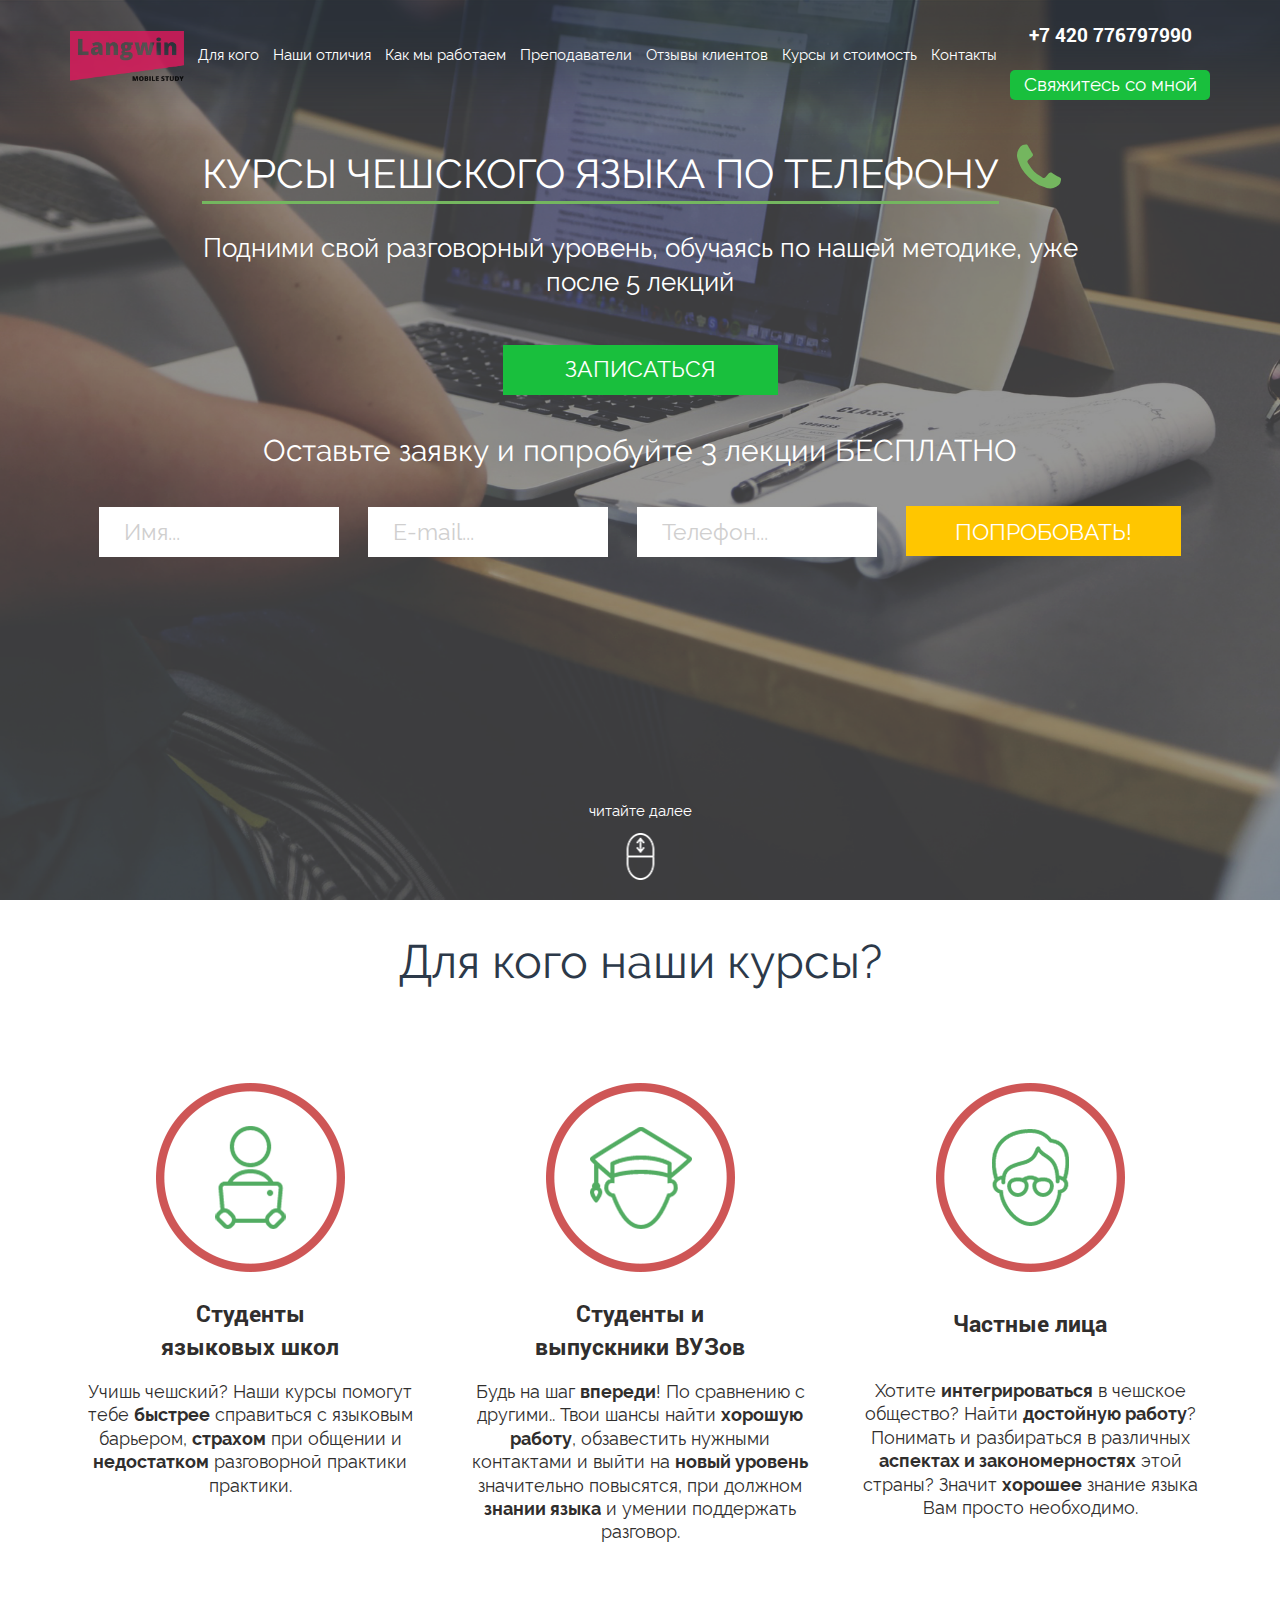
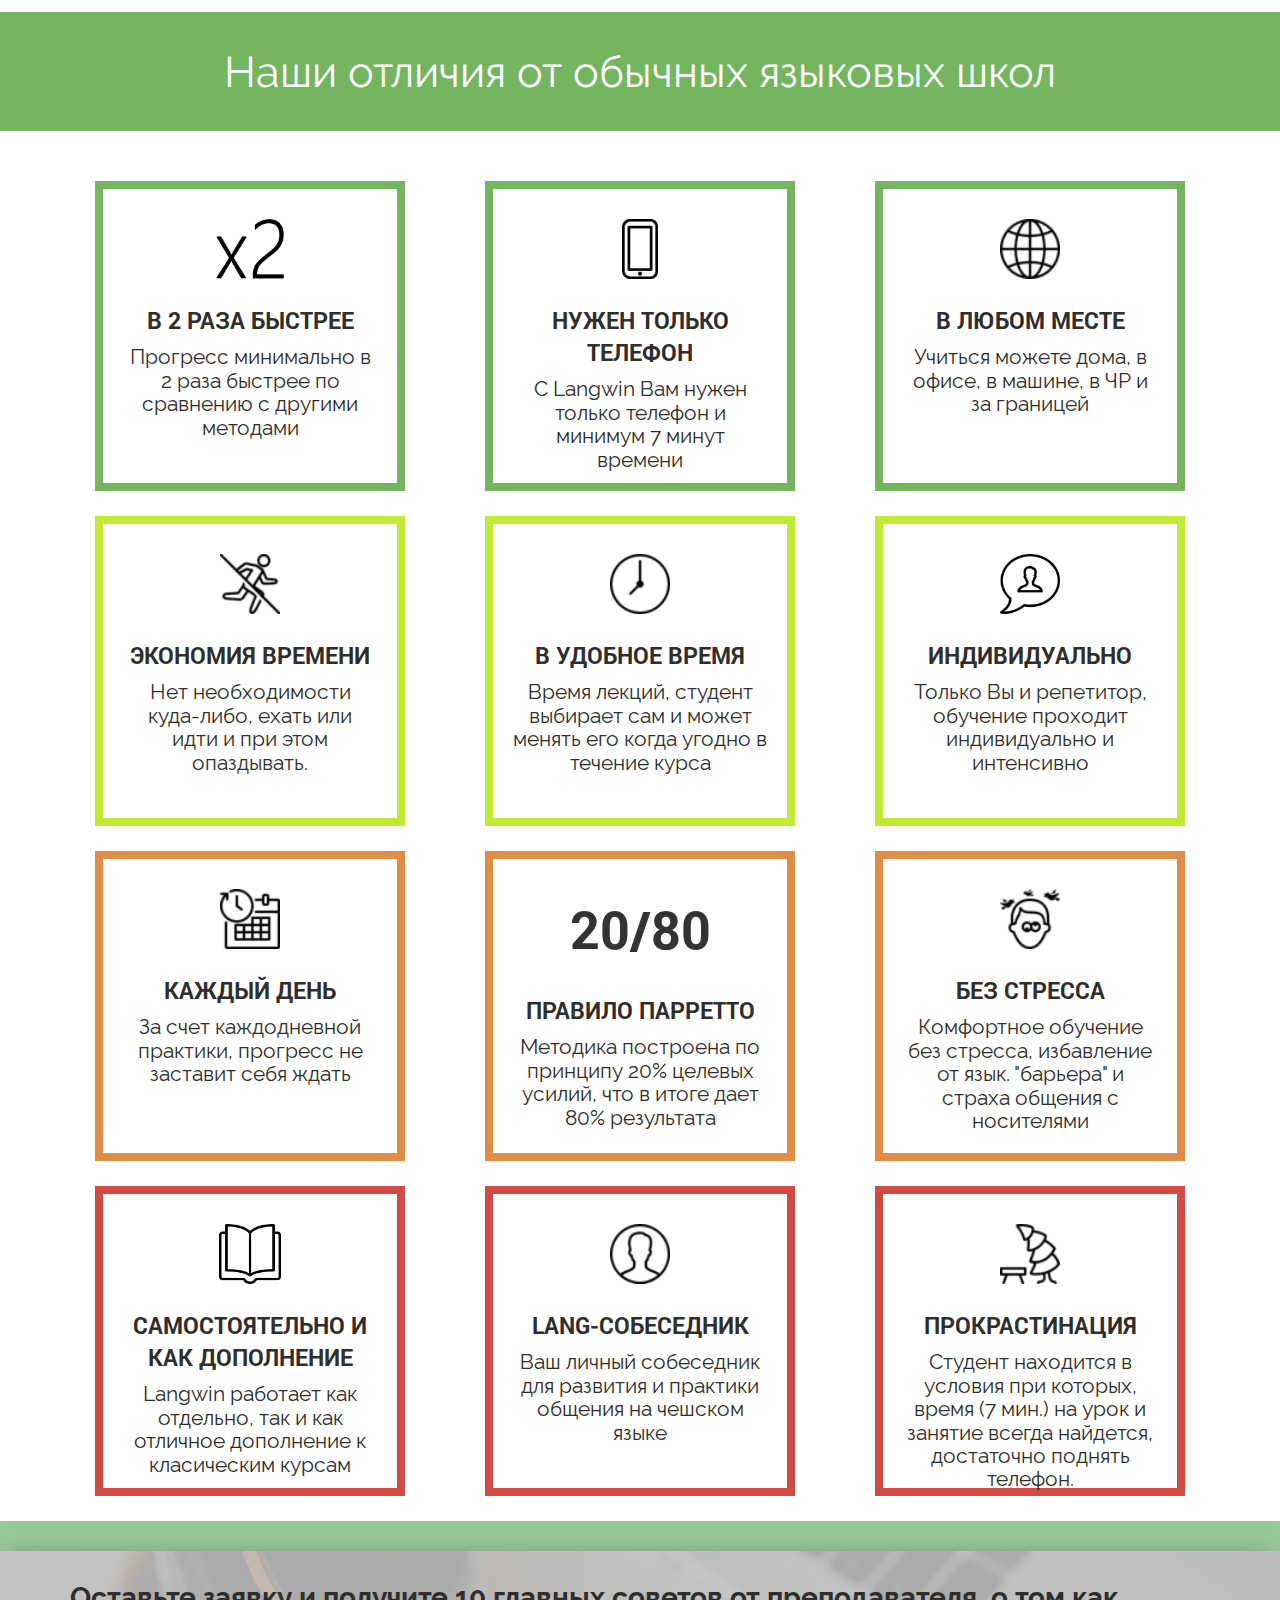
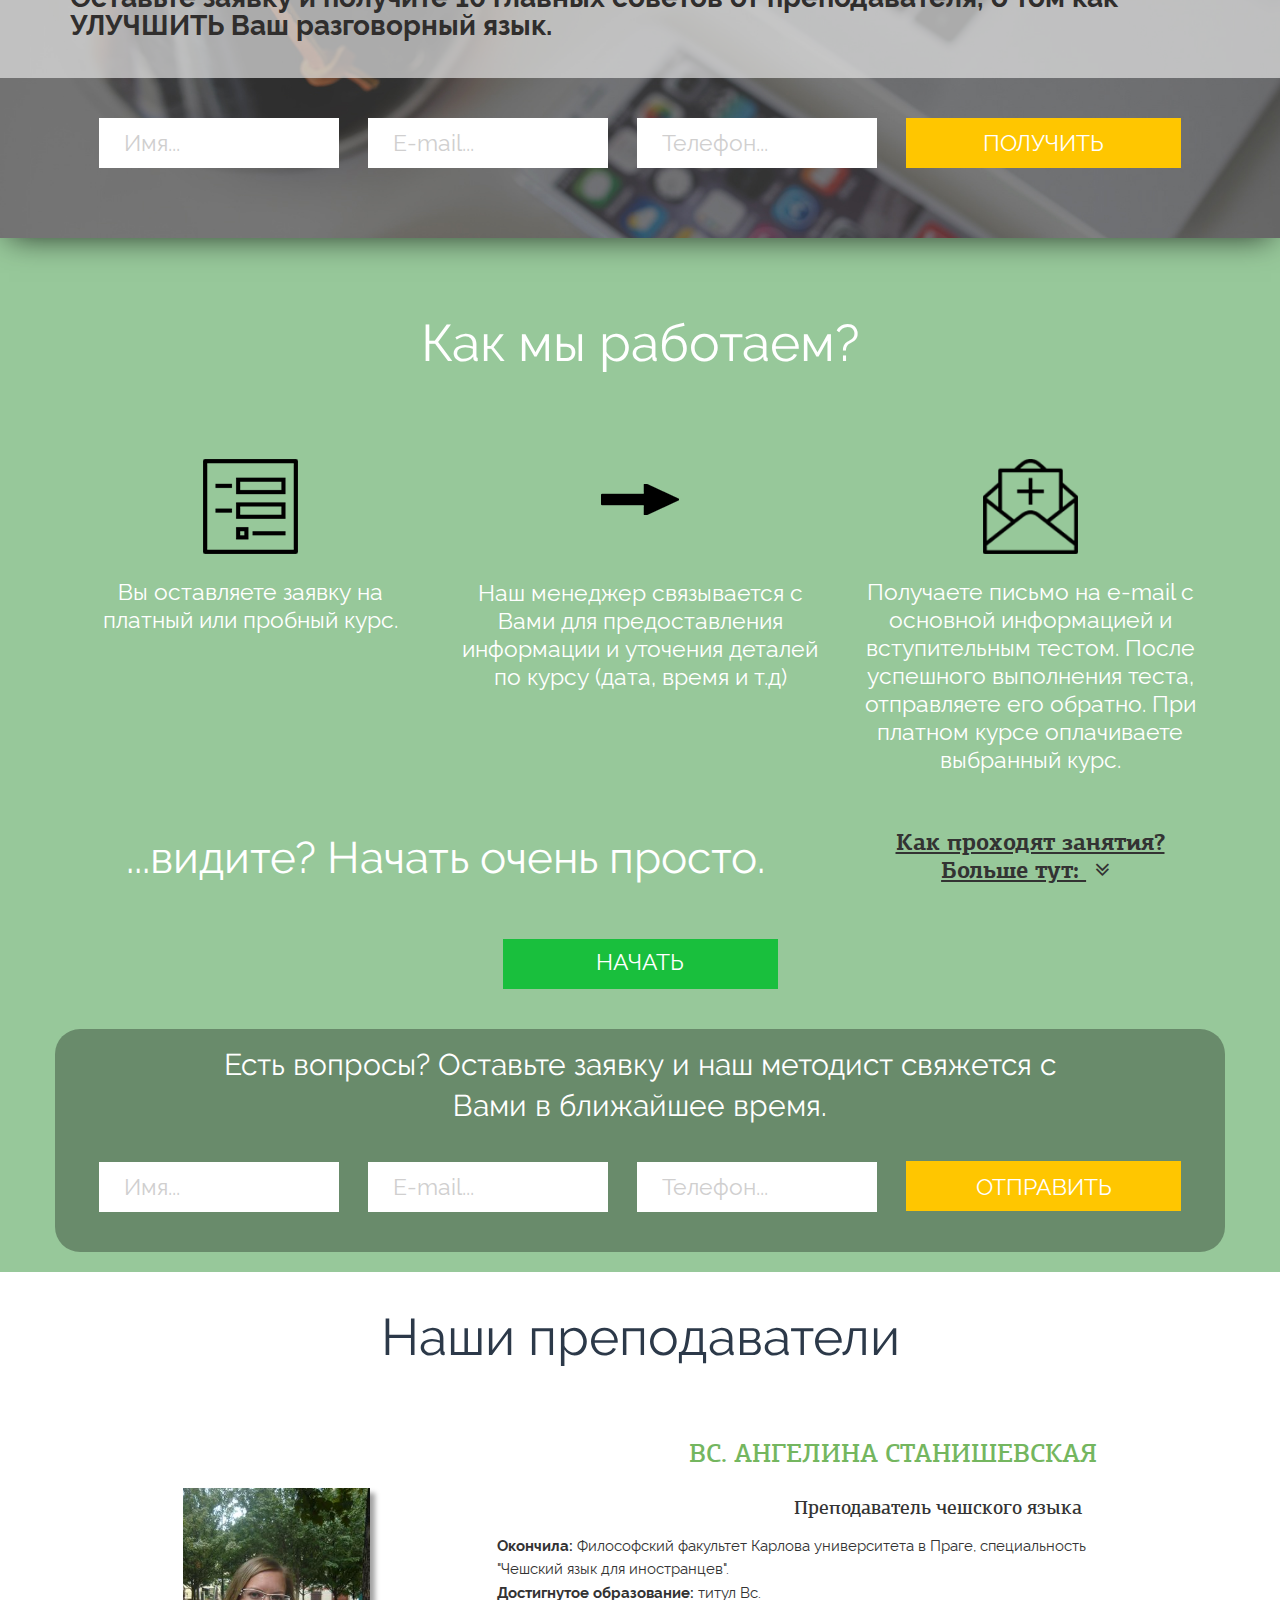
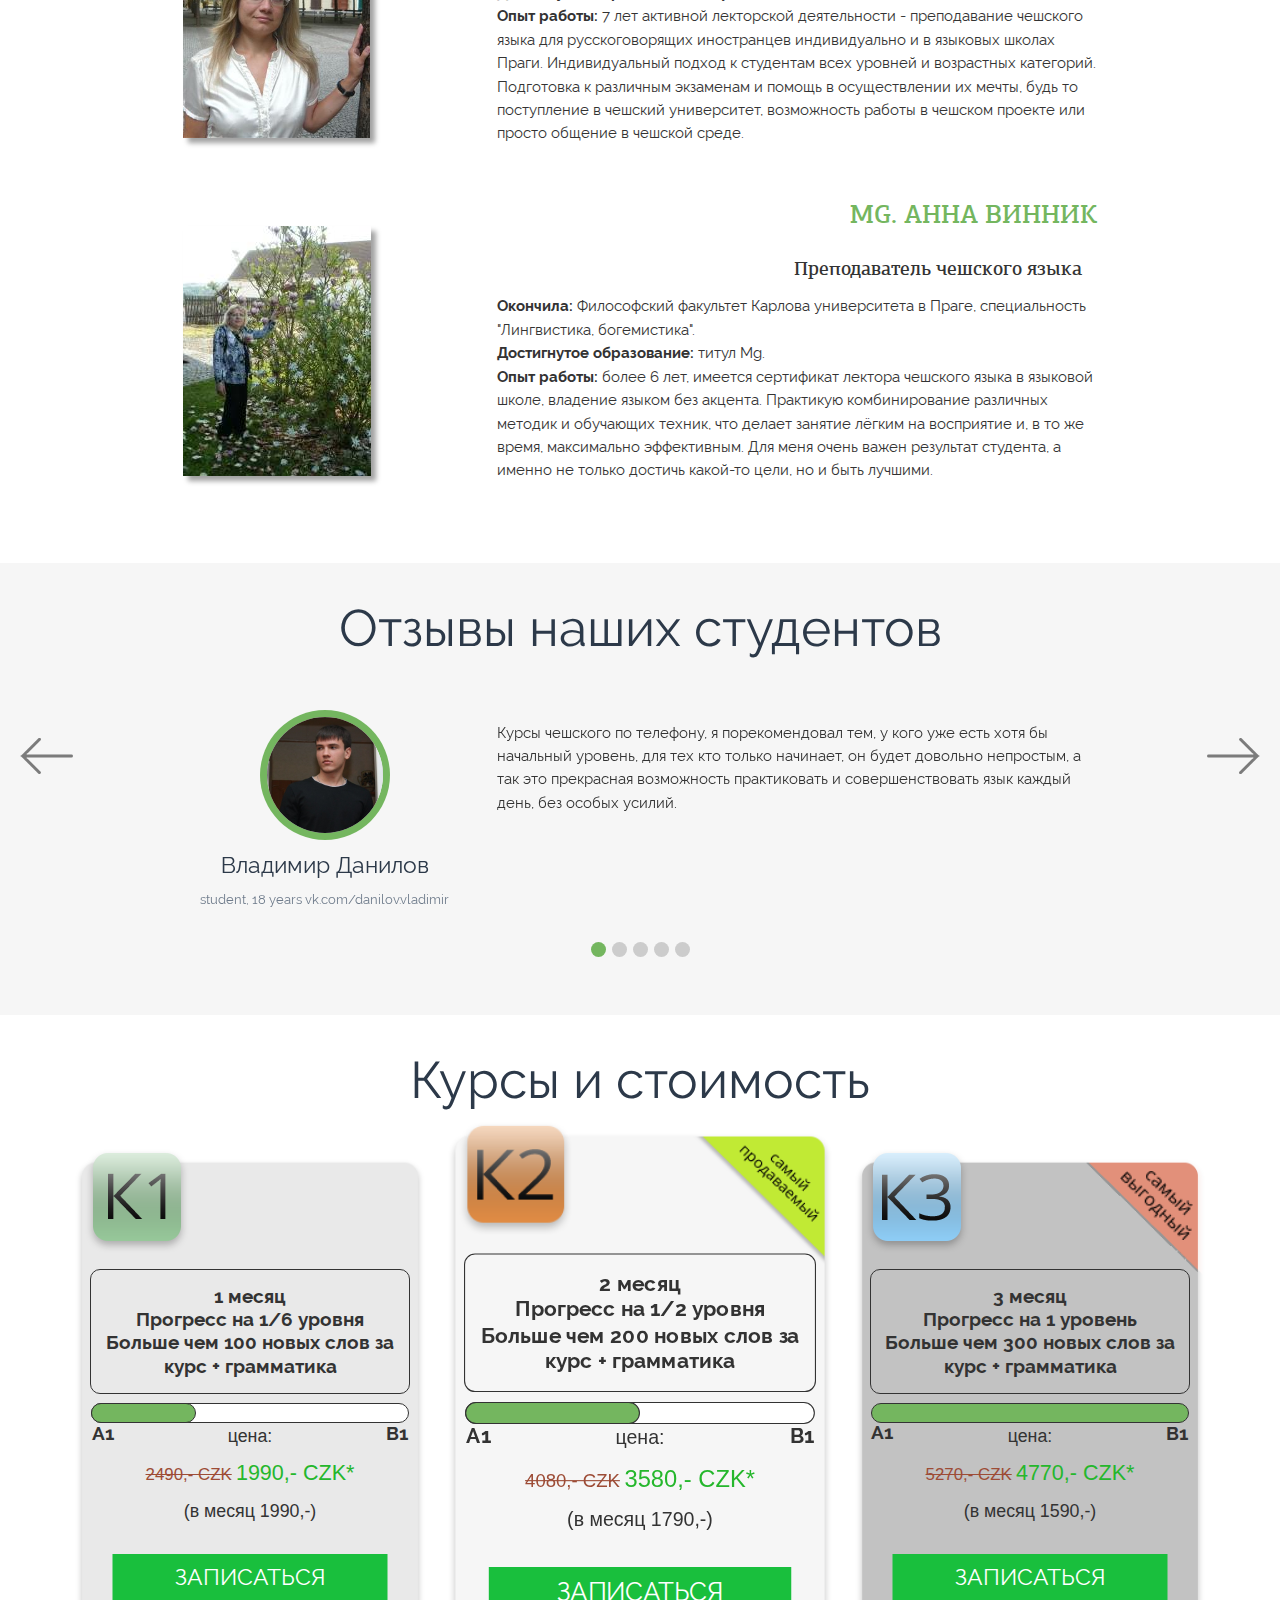
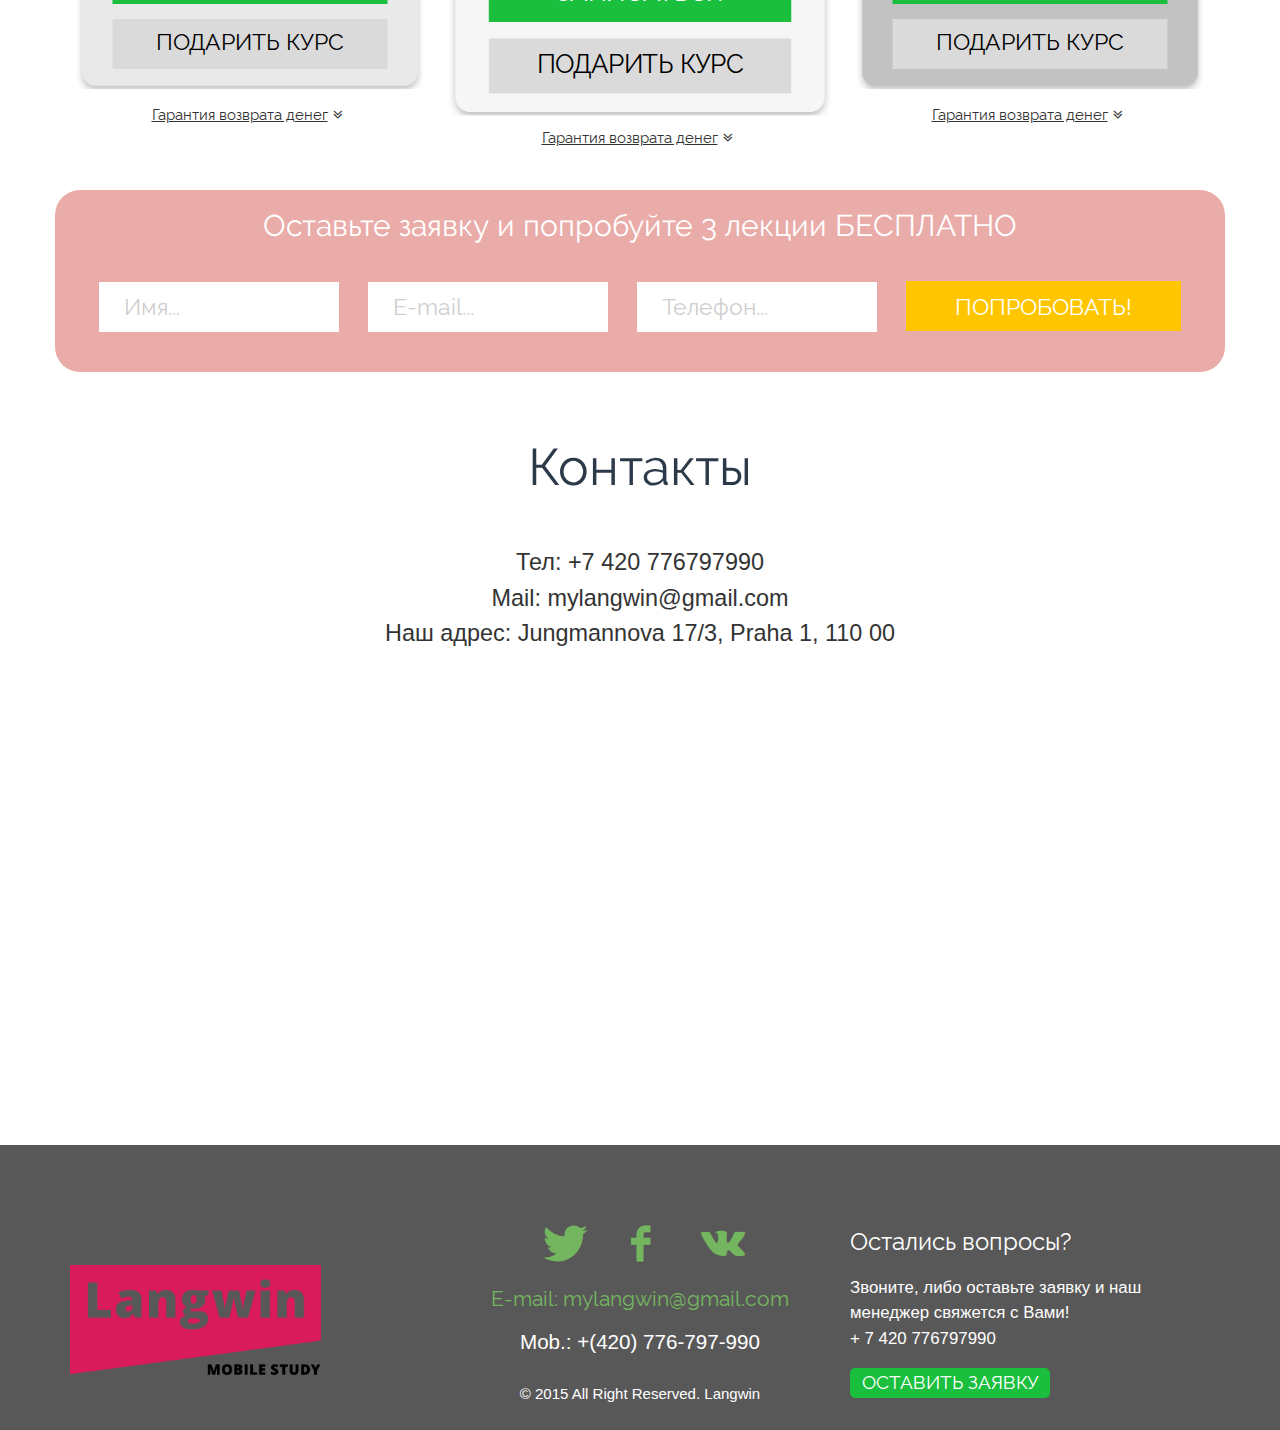
<file: index.html>
<!DOCTYPE html>
<html class="no-js" lang="ru">

<head>

	<meta charset="utf-8">

	<title>Langwin</title>
	<meta name="description" content="">

	<meta http-equiv="X-UA-Compatible" content="IE=edge">
	<meta name="viewport" content="width=device-width, initial-scale=1, maximum-scale=1">

	<meta property="og:image" content="path/to/image.jpg">

	<link rel="shortcut icon" href="img/favicon/favicon.ico" type="image/x-icon">
	<link rel="apple-touch-icon" href="img/favicon/apple-touch-icon.png">
	<link rel="apple-touch-icon" sizes="72x72" href="img/favicon/apple-touch-icon-72x72.png">
	<link rel="apple-touch-icon" sizes="114x114" href="img/favicon/apple-touch-icon-114x114.png">

	<!-- Bootstrap v3.3.4 Grid Styles -->
	<!-- <link rel="stylesheet" href="libs/bootstrap/css/bootstrap-grid.min.css"> -->
	<style>html{font-family:sans-serif;-ms-text-size-adjust:100%;-webkit-text-size-adjust:100%}body{margin:0}article,aside,details,figcaption,figure,footer,header,hgroup,main,menu,nav,section,summary{display:block}audio,canvas,progress,video{display:inline-block;vertical-align:baseline}audio:not([controls]){display:none;height:0}[hidden],template{display:none}a{background-color:transparent}a:active,a:hover{outline:0}abbr[title]{border-bottom:1px dotted}b,strong{font-weight:bold}dfn{font-style:italic}h1{font-size:2em;margin:0.67em 0}mark{background:#ff0;color:#000}small{font-size:80%}sub,sup{font-size:75%;line-height:0;position:relative;vertical-align:baseline}sup{top:-0.5em}sub{bottom:-0.25em}img{border:0}svg:not(:root){overflow:hidden}figure{margin:1em 40px}hr{-moz-box-sizing:content-box;-webkit-box-sizing:content-box;box-sizing:content-box;height:0}pre{overflow:auto}code,kbd,pre,samp{font-family:monospace, monospace;font-size:1em}button,input,optgroup,select,textarea{color:inherit;font:inherit;margin:0}button{overflow:visible}button,select{text-transform:none}button,html input[type="button"],input[type="reset"],input[type="submit"]{-webkit-appearance:button;cursor:pointer}button[disabled],html input[disabled]{cursor:default}button::-moz-focus-inner,input::-moz-focus-inner{border:0;padding:0}input{line-height:normal}input[type="checkbox"],input[type="radio"]{-webkit-box-sizing:border-box;-moz-box-sizing:border-box;box-sizing:border-box;padding:0}input[type="number"]::-webkit-inner-spin-button,input[type="number"]::-webkit-outer-spin-button{height:auto}input[type="search"]{-webkit-appearance:textfield;-moz-box-sizing:content-box;-webkit-box-sizing:content-box;box-sizing:content-box}input[type="search"]::-webkit-search-cancel-button,input[type="search"]::-webkit-search-decoration{-webkit-appearance:none}fieldset{border:1px solid #c0c0c0;margin:0 2px;padding:0.35em 0.625em 0.75em}legend{border:0;padding:0}textarea{overflow:auto}optgroup{font-weight:bold}table{border-collapse:collapse;border-spacing:0}td,th{padding:0}*{-webkit-box-sizing:border-box;-moz-box-sizing:border-box;box-sizing:border-box}*:before,*:after{-webkit-box-sizing:border-box;-moz-box-sizing:border-box;box-sizing:border-box}html{font-size:10px;-webkit-tap-highlight-color:rgba(0,0,0,0)}body{font-family:"Helvetica Neue",Helvetica,Arial,sans-serif;font-size:14px;line-height:1.42857143;color:#333;background-color:#fff}input,button,select,textarea{font-family:inherit;font-size:inherit;line-height:inherit}a{color:#337ab7;text-decoration:none}a:hover,a:focus{color:#23527c;text-decoration:underline}a:focus{outline:thin dotted;outline:5px auto -webkit-focus-ring-color;outline-offset:-2px}figure{margin:0}img{vertical-align:middle}.img-responsive{display:block;max-width:100%;height:auto}.img-rounded{border-radius:6px}.img-thumbnail{padding:4px;line-height:1.42857143;background-color:#fff;border:1px solid #ddd;border-radius:4px;-webkit-transition:all .2s ease-in-out;-o-transition:all .2s ease-in-out;transition:all .2s ease-in-out;display:inline-block;max-width:100%;height:auto}.img-circle{border-radius:50%}hr{margin-top:20px;margin-bottom:20px;border:0;border-top:1px solid #eee}.sr-only{position:absolute;width:1px;height:1px;margin:-1px;padding:0;overflow:hidden;clip:rect(0, 0, 0, 0);border:0}.sr-only-focusable:active,.sr-only-focusable:focus{position:static;width:auto;height:auto;margin:0;overflow:visible;clip:auto}[role="button"]{cursor:pointer}.container{margin-right:auto;margin-left:auto;padding-left:15px;padding-right:15px}@media (min-width:768px){.container{width:750px}}@media (min-width:992px){.container{width:970px}}@media (min-width:1200px){.container{width:1170px}}.container-fluid{margin-right:auto;margin-left:auto;padding-left:15px;padding-right:15px}.row{margin-left:-15px;margin-right:-15px}.col-xs-1, .col-sm-1, .col-md-1, .col-lg-1, .col-xs-2, .col-sm-2, .col-md-2, .col-lg-2, .col-xs-3, .col-sm-3, .col-md-3, .col-lg-3, .col-xs-4, .col-sm-4, .col-md-4, .col-lg-4, .col-xs-5, .col-sm-5, .col-md-5, .col-lg-5, .col-xs-6, .col-sm-6, .col-md-6, .col-lg-6, .col-xs-7, .col-sm-7, .col-md-7, .col-lg-7, .col-xs-8, .col-sm-8, .col-md-8, .col-lg-8, .col-xs-9, .col-sm-9, .col-md-9, .col-lg-9, .col-xs-10, .col-sm-10, .col-md-10, .col-lg-10, .col-xs-11, .col-sm-11, .col-md-11, .col-lg-11, .col-xs-12, .col-sm-12, .col-md-12, .col-lg-12{position:relative;min-height:1px;padding-left:15px;padding-right:15px}.col-xs-1, .col-xs-2, .col-xs-3, .col-xs-4, .col-xs-5, .col-xs-6, .col-xs-7, .col-xs-8, .col-xs-9, .col-xs-10, .col-xs-11, .col-xs-12{float:left}.col-xs-12{width:100%}.col-xs-11{width:91.66666667%}.col-xs-10{width:83.33333333%}.col-xs-9{width:75%}.col-xs-8{width:66.66666667%}.col-xs-7{width:58.33333333%}.col-xs-6{width:50%}.col-xs-5{width:41.66666667%}.col-xs-4{width:33.33333333%}.col-xs-3{width:25%}.col-xs-2{width:16.66666667%}.col-xs-1{width:8.33333333%}.col-xs-pull-12{right:100%}.col-xs-pull-11{right:91.66666667%}.col-xs-pull-10{right:83.33333333%}.col-xs-pull-9{right:75%}.col-xs-pull-8{right:66.66666667%}.col-xs-pull-7{right:58.33333333%}.col-xs-pull-6{right:50%}.col-xs-pull-5{right:41.66666667%}.col-xs-pull-4{right:33.33333333%}.col-xs-pull-3{right:25%}.col-xs-pull-2{right:16.66666667%}.col-xs-pull-1{right:8.33333333%}.col-xs-pull-0{right:auto}.col-xs-push-12{left:100%}.col-xs-push-11{left:91.66666667%}.col-xs-push-10{left:83.33333333%}.col-xs-push-9{left:75%}.col-xs-push-8{left:66.66666667%}.col-xs-push-7{left:58.33333333%}.col-xs-push-6{left:50%}.col-xs-push-5{left:41.66666667%}.col-xs-push-4{left:33.33333333%}.col-xs-push-3{left:25%}.col-xs-push-2{left:16.66666667%}.col-xs-push-1{left:8.33333333%}.col-xs-push-0{left:auto}.col-xs-offset-12{margin-left:100%}.col-xs-offset-11{margin-left:91.66666667%}.col-xs-offset-10{margin-left:83.33333333%}.col-xs-offset-9{margin-left:75%}.col-xs-offset-8{margin-left:66.66666667%}.col-xs-offset-7{margin-left:58.33333333%}.col-xs-offset-6{margin-left:50%}.col-xs-offset-5{margin-left:41.66666667%}.col-xs-offset-4{margin-left:33.33333333%}.col-xs-offset-3{margin-left:25%}.col-xs-offset-2{margin-left:16.66666667%}.col-xs-offset-1{margin-left:8.33333333%}.col-xs-offset-0{margin-left:0}@media (min-width:768px){.col-sm-1, .col-sm-2, .col-sm-3, .col-sm-4, .col-sm-5, .col-sm-6, .col-sm-7, .col-sm-8, .col-sm-9, .col-sm-10, .col-sm-11, .col-sm-12{float:left}.col-sm-12{width:100%}.col-sm-11{width:91.66666667%}.col-sm-10{width:83.33333333%}.col-sm-9{width:75%}.col-sm-8{width:66.66666667%}.col-sm-7{width:58.33333333%}.col-sm-6{width:50%}.col-sm-5{width:41.66666667%}.col-sm-4{width:33.33333333%}.col-sm-3{width:25%}.col-sm-2{width:16.66666667%}.col-sm-1{width:8.33333333%}.col-sm-pull-12{right:100%}.col-sm-pull-11{right:91.66666667%}.col-sm-pull-10{right:83.33333333%}.col-sm-pull-9{right:75%}.col-sm-pull-8{right:66.66666667%}.col-sm-pull-7{right:58.33333333%}.col-sm-pull-6{right:50%}.col-sm-pull-5{right:41.66666667%}.col-sm-pull-4{right:33.33333333%}.col-sm-pull-3{right:25%}.col-sm-pull-2{right:16.66666667%}.col-sm-pull-1{right:8.33333333%}.col-sm-pull-0{right:auto}.col-sm-push-12{left:100%}.col-sm-push-11{left:91.66666667%}.col-sm-push-10{left:83.33333333%}.col-sm-push-9{left:75%}.col-sm-push-8{left:66.66666667%}.col-sm-push-7{left:58.33333333%}.col-sm-push-6{left:50%}.col-sm-push-5{left:41.66666667%}.col-sm-push-4{left:33.33333333%}.col-sm-push-3{left:25%}.col-sm-push-2{left:16.66666667%}.col-sm-push-1{left:8.33333333%}.col-sm-push-0{left:auto}.col-sm-offset-12{margin-left:100%}.col-sm-offset-11{margin-left:91.66666667%}.col-sm-offset-10{margin-left:83.33333333%}.col-sm-offset-9{margin-left:75%}.col-sm-offset-8{margin-left:66.66666667%}.col-sm-offset-7{margin-left:58.33333333%}.col-sm-offset-6{margin-left:50%}.col-sm-offset-5{margin-left:41.66666667%}.col-sm-offset-4{margin-left:33.33333333%}.col-sm-offset-3{margin-left:25%}.col-sm-offset-2{margin-left:16.66666667%}.col-sm-offset-1{margin-left:8.33333333%}.col-sm-offset-0{margin-left:0}}@media (min-width:992px){.col-md-1, .col-md-2, .col-md-3, .col-md-4, .col-md-5, .col-md-6, .col-md-7, .col-md-8, .col-md-9, .col-md-10, .col-md-11, .col-md-12{float:left}.col-md-12{width:100%}.col-md-11{width:91.66666667%}.col-md-10{width:83.33333333%}.col-md-9{width:75%}.col-md-8{width:66.66666667%}.col-md-7{width:58.33333333%}.col-md-6{width:50%}.col-md-5{width:41.66666667%}.col-md-4{width:33.33333333%}.col-md-3{width:25%}.col-md-2{width:16.66666667%}.col-md-1{width:8.33333333%}.col-md-pull-12{right:100%}.col-md-pull-11{right:91.66666667%}.col-md-pull-10{right:83.33333333%}.col-md-pull-9{right:75%}.col-md-pull-8{right:66.66666667%}.col-md-pull-7{right:58.33333333%}.col-md-pull-6{right:50%}.col-md-pull-5{right:41.66666667%}.col-md-pull-4{right:33.33333333%}.col-md-pull-3{right:25%}.col-md-pull-2{right:16.66666667%}.col-md-pull-1{right:8.33333333%}.col-md-pull-0{right:auto}.col-md-push-12{left:100%}.col-md-push-11{left:91.66666667%}.col-md-push-10{left:83.33333333%}.col-md-push-9{left:75%}.col-md-push-8{left:66.66666667%}.col-md-push-7{left:58.33333333%}.col-md-push-6{left:50%}.col-md-push-5{left:41.66666667%}.col-md-push-4{left:33.33333333%}.col-md-push-3{left:25%}.col-md-push-2{left:16.66666667%}.col-md-push-1{left:8.33333333%}.col-md-push-0{left:auto}.col-md-offset-12{margin-left:100%}.col-md-offset-11{margin-left:91.66666667%}.col-md-offset-10{margin-left:83.33333333%}.col-md-offset-9{margin-left:75%}.col-md-offset-8{margin-left:66.66666667%}.col-md-offset-7{margin-left:58.33333333%}.col-md-offset-6{margin-left:50%}.col-md-offset-5{margin-left:41.66666667%}.col-md-offset-4{margin-left:33.33333333%}.col-md-offset-3{margin-left:25%}.col-md-offset-2{margin-left:16.66666667%}.col-md-offset-1{margin-left:8.33333333%}.col-md-offset-0{margin-left:0}}@media (min-width:1200px){.col-lg-1, .col-lg-2, .col-lg-3, .col-lg-4, .col-lg-5, .col-lg-6, .col-lg-7, .col-lg-8, .col-lg-9, .col-lg-10, .col-lg-11, .col-lg-12{float:left}.col-lg-12{width:100%}.col-lg-11{width:91.66666667%}.col-lg-10{width:83.33333333%}.col-lg-9{width:75%}.col-lg-8{width:66.66666667%}.col-lg-7{width:58.33333333%}.col-lg-6{width:50%}.col-lg-5{width:41.66666667%}.col-lg-4{width:33.33333333%}.col-lg-3{width:25%}.col-lg-2{width:16.66666667%}.col-lg-1{width:8.33333333%}.col-lg-pull-12{right:100%}.col-lg-pull-11{right:91.66666667%}.col-lg-pull-10{right:83.33333333%}.col-lg-pull-9{right:75%}.col-lg-pull-8{right:66.66666667%}.col-lg-pull-7{right:58.33333333%}.col-lg-pull-6{right:50%}.col-lg-pull-5{right:41.66666667%}.col-lg-pull-4{right:33.33333333%}.col-lg-pull-3{right:25%}.col-lg-pull-2{right:16.66666667%}.col-lg-pull-1{right:8.33333333%}.col-lg-pull-0{right:auto}.col-lg-push-12{left:100%}.col-lg-push-11{left:91.66666667%}.col-lg-push-10{left:83.33333333%}.col-lg-push-9{left:75%}.col-lg-push-8{left:66.66666667%}.col-lg-push-7{left:58.33333333%}.col-lg-push-6{left:50%}.col-lg-push-5{left:41.66666667%}.col-lg-push-4{left:33.33333333%}.col-lg-push-3{left:25%}.col-lg-push-2{left:16.66666667%}.col-lg-push-1{left:8.33333333%}.col-lg-push-0{left:auto}.col-lg-offset-12{margin-left:100%}.col-lg-offset-11{margin-left:91.66666667%}.col-lg-offset-10{margin-left:83.33333333%}.col-lg-offset-9{margin-left:75%}.col-lg-offset-8{margin-left:66.66666667%}.col-lg-offset-7{margin-left:58.33333333%}.col-lg-offset-6{margin-left:50%}.col-lg-offset-5{margin-left:41.66666667%}.col-lg-offset-4{margin-left:33.33333333%}.col-lg-offset-3{margin-left:25%}.col-lg-offset-2{margin-left:16.66666667%}.col-lg-offset-1{margin-left:8.33333333%}.col-lg-offset-0{margin-left:0}}.clearfix:before,.clearfix:after,.container:before,.container:after,.container-fluid:before,.container-fluid:after,.row:before,.row:after{content:" ";display:table}.clearfix:after,.container:after,.container-fluid:after,.row:after{clear:both}.center-block{display:block;margin-left:auto;margin-right:auto}.pull-right{float:right !important}.pull-left{float:left !important}.hide{display:none !important}.show{display:block !important}.invisible{visibility:hidden}.text-hide{font:0/0 a;color:transparent;text-shadow:none;background-color:transparent;border:0}.hidden{display:none !important}.affix{position:fixed}@-ms-viewport{width:device-width}.visible-xs,.visible-sm,.visible-md,.visible-lg{display:none !important}.visible-xs-block,.visible-xs-inline,.visible-xs-inline-block,.visible-sm-block,.visible-sm-inline,.visible-sm-inline-block,.visible-md-block,.visible-md-inline,.visible-md-inline-block,.visible-lg-block,.visible-lg-inline,.visible-lg-inline-block{display:none !important}@media (max-width:767px){.visible-xs{display:block !important}table.visible-xs{display:table}tr.visible-xs{display:table-row !important}th.visible-xs,td.visible-xs{display:table-cell !important}}@media (max-width:767px){.visible-xs-block{display:block !important}}@media (max-width:767px){.visible-xs-inline{display:inline !important}}@media (max-width:767px){.visible-xs-inline-block{display:inline-block !important}}@media (min-width:768px) and (max-width:991px){.visible-sm{display:block !important}table.visible-sm{display:table}tr.visible-sm{display:table-row !important}th.visible-sm,td.visible-sm{display:table-cell !important}}@media (min-width:768px) and (max-width:991px){.visible-sm-block{display:block !important}}@media (min-width:768px) and (max-width:991px){.visible-sm-inline{display:inline !important}}@media (min-width:768px) and (max-width:991px){.visible-sm-inline-block{display:inline-block !important}}@media (min-width:992px) and (max-width:1199px){.visible-md{display:block !important}table.visible-md{display:table}tr.visible-md{display:table-row !important}th.visible-md,td.visible-md{display:table-cell !important}}@media (min-width:992px) and (max-width:1199px){.visible-md-block{display:block !important}}@media (min-width:992px) and (max-width:1199px){.visible-md-inline{display:inline !important}}@media (min-width:992px) and (max-width:1199px){.visible-md-inline-block{display:inline-block !important}}@media (min-width:1200px){.visible-lg{display:block !important}table.visible-lg{display:table}tr.visible-lg{display:table-row !important}th.visible-lg,td.visible-lg{display:table-cell !important}}@media (min-width:1200px){.visible-lg-block{display:block !important}}@media (min-width:1200px){.visible-lg-inline{display:inline !important}}@media (min-width:1200px){.visible-lg-inline-block{display:inline-block !important}}@media (max-width:767px){.hidden-xs{display:none !important}}@media (min-width:768px) and (max-width:991px){.hidden-sm{display:none !important}}@media (min-width:992px) and (max-width:1199px){.hidden-md{display:none !important}}@media (min-width:1200px){.hidden-lg{display:none !important}}.visible-print{display:none !important}@media print{.visible-print{display:block !important}table.visible-print{display:table}tr.visible-print{display:table-row !important}th.visible-print,td.visible-print{display:table-cell !important}}.visible-print-block{display:none !important}@media print{.visible-print-block{display:block !important}}.visible-print-inline{display:none !important}@media print{.visible-print-inline{display:inline !important}}.visible-print-inline-block{display:none !important}@media print{.visible-print-inline-block{display:inline-block !important}}@media print{.hidden-print{display:none !important}}</style>
	<!-- Header CSS (First Sections of Website: paste after release from header.min.css here) -->
	<style>.headers,body,h1,h2,h3,h4,h5,h6{font-family:RalewayRegular,Verdana,Geneva,sans-serif}body{font-size:15px;min-width:320px;position:relative;line-height:1.5625em;overflow-x:hidden}.hidden{display:none}a,a:active,a:focus,a:hover{outline:0;color:#74b65f}.headers,h1,h2,h3,h4,h5,h6{text-transform:uppercase;font-weight:400;color:#2c3949}h1,h2,h3,h4,h5,h6{line-height:1.375em}h1{font-size:2.6875em}h2{font-size:3.4375em}h3{font-size:2.8125em}b,strong{font-family:RalewayBold,"Helvetica Neue",Helvetica,Roboto,Arial,sans-serif;font-weight:400}.button-green,.button-green-top,.button-red,.button-top,.button-white,.form-free button,.forms{font-family:RalewayRegular,"Helvetica Neue",Helvetica,Roboto,Arial,sans-serif;text-decoration:none}.before{content:'';position:absolute}ul{list-style-type:none;margin:0;padding:0}.toggle-mnu span:after,.toggle-mnu span:before{content:"";position:absolute;left:0;top:9px}.toggle-mnu span:after{top:18px}.toggle-mnu span{position:relative;display:block}.toggle-mnu span,.toggle-mnu span:after,.toggle-mnu span:before{width:100%;height:2px;background-color:#fff;-webkit-transition:all .3s;transition:all .3s;-webkit-backface-visibility:hidden;backface-visibility:hidden;-webkit-border-radius:2px;border-radius:2px}.toggle-mnu.on span{background-color:transparent}.toggle-mnu.on span:before{-webkit-transform:rotate(45deg) translate(-1px,0);-ms-transform:rotate(45deg) translate(-1px,0);transform:rotate(45deg) translate(-1px,0)}.toggle-mnu.on span:after{-webkit-transform:rotate(-45deg) translate(6px,-7px);-ms-transform:rotate(-45deg) translate(6px,-7px);transform:rotate(-45deg) translate(6px,-7px)}.toggle-mnu.on{opacity:1;visibility:visible}.form-free{padding:15px 0}.form-free form{padding:25px 0;text-align:center}.form-free input{-webkit-border-radius:25px;border-radius:25px;background-color:#fff;border:none;width:240px;height:50px;line-height:50px;font-size:1.5625em;margin-right:25px;color:#302e2d;padding-left:25px;text-align:left}.form-free button{margin:0}.form-free h4{margin:0 0 10px;text-align:center;color:#fff;text-transform:none;font-size:2em}.button-green,.button-green-top,.form-free button{background-color:#ffc600;color:#fff}.button-green-top:active,.button-green-top:focus,.button-green-top:hover,.button-green:active,.button-green:focus,.button-green:hover,.form-free button:active,.form-free button:focus,.form-free button:hover{background-color:#f05d00;text-decoration:none;color:#fff}.button-green-top,.button-red,.button-top{background-color:#19bf3d!important;color:#fff!important}.button-green-top:active,.button-green-top:focus,.button-green-top:hover,.button-red:active,.button-red:focus,.button-red:hover,.button-top:active,.button-top:focus,.button-top:hover{background-color:#199634!important;text-decoration:none;color:#fff!important}.button-top{line-height:1.5!important}.button-green-top{line-height:48px!important}.button-white{background-color:#DADADA;color:#fff}.button-white:active,.button-white:focus,.button-white:hover{background-color:#CECECE;text-decoration:none;color:#fff}input{-webkit-border-radius:0!important;border-radius:none!important}.button-green,.button-green-top,.button-red,.button-top,.button-white,.form-free button,.forms{display:inline-block;text-align:center;height:50px;line-height:45px;font-size:1.5625em;width:275px;-webkit-transition:all .25s ease;transition:all .25s ease;border:none!important;text-transform:uppercase!important}.button-top{font-size:1em;-webkit-border-radius:5px;border-radius:5px;border-width:1px;border-color:#fff;border-style:solid;background-color:#DFDF00;width:200px;height:30px;-webkit-transition:all .25s ease;transition:all .25s ease;display:block;color:#000}.button-top:active,.button-top:focus,.button-top:hover{background-color:#E9E900;text-decoration:none;color:#000}header{min-height:665px;height:100vh;background-size:cover;background-position:center;position:relative;padding-bottom:50px}header .mouse-wrap{position:absolute;bottom:20px;left:50%;-webkit-transform:translateX(-50%);-ms-transform:translateX(-50%);transform:translateX(-50%)}header .mouse-wrap a{text-decoration:none;display:block;color:#fff}header .mouse-wrap img{display:block;margin-top:10px;margin-left:38px}header .header-left{text-align:center;padding-top:0}header .header-left h1{text-transform:none;color:#fff;border-bottom:#74b65f solid;display:inline-block;margin:0}header .header-left p{padding:0 100px;position:relative;font-size:1.75em;line-height:1.3;color:#fff}header .header-left a{margin:20px 0;background-color:#DFDF00;color:#000}header .header-left a:active,header .header-left a:focus,header .header-left a:hover{background-color:#E9E900}header .header-left i{font-size:56px;color:#74b65f}header .top-line{position:relative;width:100%;min-height:140px}header .top-line .row{height:110px;line-height:110px;position:relative}header .top-line .row .toggle-mnu{cursor:pointer;display:block;width:28px;height:28px;float:right;margin-top:45px}header .top-line .row .logo{float:left;padding-left:15px}header .top-line .row .logo img{height:50px;opacity:.85}header .top-line .row .phone{float:right;font-family:RobotoBold,Verdana,Geneva,sans-serif;font-size:1.25em;color:#fff;line-height:3.75em;padding-right:15px;text-align:center}header .top-line .row .header-menu{width:100%;text-align:center}header .top-line .row .header-menu li{display:inline-block;padding:0 5px}header .top-line .row .header-menu li a{font-size:1em;text-decoration:none;color:#fff;-webkit-transition:color .3s ease;transition:color .3s ease}header .top-line .row .header-menu li a.active,header .top-line .row .header-menu li a:active,header .top-line .row .header-menu li a:focus,header .top-line .row .header-menu li a:hover{text-decoration:underline;color:#74b65f}.top_nav_wrap{display:none;width:100%;min-height:40px;line-height:40px;background-color:rgba(0,0,0,.8);position:fixed;top:0;z-index:999}.top_nav_wrap .top_nav{display:inline-block;width:100%;text-align:center}.top_nav_wrap .top_nav li{display:inline-block;padding:0 10px}.top_nav_wrap .top_nav li a{font-size:1.125em;font-family:RobotoBold;text-decoration:none;-webkit-transition:color .3s ease;transition:color .3s ease;display:block;height:100%;color:#74b65f}.top_nav_wrap .top_nav li a:active,.top_nav_wrap .top_nav li a:hover{color:#fff}.top_nav_wrap .top_nav li a.mPS2id-highlight{color:#fff!important}.top_nav_wrap .top_nav li a:focus{color:#74b65f}.header-menu-toggle{display:none;position:fixed;top:0;left:0;height:100vh;width:100%;opacity:.95;background-color:#1C242C;z-index:998}.header-menu-toggle ul{position:absolute;width:100%;top:50%;-webkit-transform:translateY(-50%);-ms-transform:translateY(-50%);transform:translateY(-50%)}.header-menu-toggle ul li{display:block;text-align:center;line-height:3em;padding:0}.header-menu-toggle ul li a{display:block;padding-right:15px;text-transform:uppercase;font-family:RalewayBold,Verdana,Geneva,sans-serif;font-size:1.125em;z-index:9999;text-decoration:none;-webkit-transition:all .3s ease;transition:all .3s ease}.header-menu-toggle ul li a.active,.header-menu-toggle ul li a:active,.header-menu-toggle ul li a:focus,.header-menu-toggle ul li a:hover{text-decoration:none;background-color:#273646;color:#fff}[class*=" icon-"]:before,[class^=icon-]:before{font-family:fontello;font-style:normal;font-weight:400;speak:none;display:inline-block;text-decoration:inherit;width:1em;margin-right:.2em;text-align:center;font-variant:normal;text-transform:none;line-height:1em;margin-left:.2em;font-smoothing:antialiased;font-smoothing:grayscale}.icon-down:before{content:'\e800'}.icon-up:before{content:'\e801'}.icon-phone:before{content:'\e802'}.icon-vk:before{content:'\e803'}.icon-twitter:before{content:'\e804'}.icon-facebook:before{content:'\e805'}.mPS2id-highlight{color:#fff}.form-test h1{text-align:center}.form-test .test-button-wrap{width:100%;text-align:center;padding:50px 0 100px}#form-test{font-size:1em;font-family:RobotoRegular,Verdana,Geneva,sans-serif}#form-test .input-wrap{width:100%;text-align:right}#form-test .input-wrap input{display:inline-block;text-align:left;margin:15px auto}#form-test .select-wrap-wrap{margin:0 10px 20px}#form-test .select-wrap-wrap .select-wrap{display:inline-block;position:relative;z-index:999}#form-test .select-wrap-wrap .select-wrap::after{content:'\e800';font-family:fontello;font-size:.875em;line-height:.8;padding:0;position:absolute;display:block;right:-4px;bottom:-.5em;color:#74b65f}#form-test .select-wrap-wrap .select-wrap select{background:0 0;text-align:center;cursor:pointer;padding:5px;font-size:16px;line-height:1;border:0;-webkit-border-radius:0;border-radius:0;height:100%;-webkit-appearance:none;display:inline;-webkit-box-shadow:0 4px 3px 0 rgba(0,0,0,.1);box-shadow:0 4px 3px 0 rgba(0,0,0,.1);position:relative}.thanks,.thanks-2{display:none;width:100%;height:100%;position:fixed;top:0;left:0;background-color:rgba(0,0,0,.9);z-index:9998}.thanks p,.thanks-2 p{position:absolute;padding:15px;width:100%;top:40%;left:50%;-webkit-transform:translate(-50%,-50%);-ms-transform:translate(-50%,-50%);transform:translate(-50%,-50%);z-index:9999;font-size:2em;color:#fff}.thanks-2.visible,.thanks.visible{display:block}</style>
	<!-- Load CSS, CSS Localstorage & WebFonts Main Function -->
	<script>!function(e){"use strict";function t(e,t,n){e.addEventListener?e.addEventListener(t,n,!1):e.attachEvent&&e.attachEvent("on"+t,n)}function n(t,n){return e.localStorage&&localStorage[t+"_content"]&&localStorage[t+"_file"]===n}function a(t,a){if(e.localStorage&&e.XMLHttpRequest)n(t,a)?o(localStorage[t+"_content"]):l(t,a);else{var s=r.createElement("link");s.href=a,s.id=t,s.rel="stylesheet",s.type="text/css",r.getElementsByTagName("head")[0].appendChild(s),r.cookie=t}}function l(e,t){var n=new XMLHttpRequest;n.open("GET",t,!0),n.onreadystatechange=function(){4===n.readyState&&200===n.status&&(o(n.responseText),localStorage[e+"_content"]=n.responseText,localStorage[e+"_file"]=t)},n.send()}function o(e){var t=r.createElement("style");t.setAttribute("type","text/css"),r.getElementsByTagName("head")[0].appendChild(t),t.styleSheet?t.styleSheet.cssText=e:t.innerHTML=e}var r=e.document;e.loadCSS=function(e,t,n){var a,l=r.createElement("link");if(t)a=t;else{var o;o=r.querySelectorAll?r.querySelectorAll("style,link[rel=stylesheet],script"):(r.body||r.getElementsByTagName("head")[0]).childNodes,a=o[o.length-1]}var s=r.styleSheets;l.rel="stylesheet",l.href=e,l.media="only x",a.parentNode.insertBefore(l,t?a:a.nextSibling);var c=function(e){for(var t=l.href,n=s.length;n--;)if(s[n].href===t)return e();setTimeout(function(){c(e)})};return l.onloadcssdefined=c,c(function(){l.media=n||"all"}),l},e.loadLocalStorageCSS=function(l,o){n(l,o)||r.cookie.indexOf(l)>-1?a(l,o):t(e,"load",function(){a(l,o)})}}(this);</script>

	<!-- Load CSS Start -->
	<script>loadLocalStorageCSS( "webfonts", "/css/fonts.min.css?ver=1.0.0" );</script>
	<!--script>loadCSS( "css/fonts.min.css?ver=1.0.0" );</script-->
	<!--script>loadCSS( "css/header.min.css?ver=1.0.0", false, "all" );</script-->
	<script>loadCSS( "/css/main.min.css?ver=1.0.0", false, "all" );</script>
	<!-- Load CSS End -->

	<!-- Load CSS Compilled without JS -->
	<noscript>
		<link rel="stylesheet" href="/css/fonts.min.css">
		<link rel="stylesheet" href="/css/main.min.css">
	</noscript>

	<style>

	</style>

</head>

<body>

	<!-- Здесь пишем код -->

	<header id="up" style="background-image: url(img/header.png);">
		<div class="top-line" style="background: url(img/top_gradient.png);">
			<div class="container">
				<div class="row">
					<div class="logo">
						<a href="#"><img src="img/logo.png" alt="Langwin" /></a>
					</div>
					<div class="toggle-mnu hidden-lg"><span></span></div>
					<div class="phone">
						+7 420 776797990
						<a href="#form-call" style="text-transform: none!important;" class="button-top">Свяжитесь со мной</a>
					</div>
					<ul class="header-menu">
						<li><a href="#forwhom">Для кого</a></li>
						<li><a href="#ident">Наши отличия</a></li>
						<li><a href="#advantages">Как мы работаем</a></li>
						<li><a href="#teachers">Преподаватели</a></li>
						<li><a href="#reviews">Отзывы клиентов</a></li>
						<li><a href="#courses">Курсы и стоимость</a></li>
						<li><a href="#contacts">Контакты</a></li>
					</ul>
				</div>
			</div>
		</div>
		<div class="container header-left">
			<div class="row">
				<div class="col-sm-12">
					<h1>КУРСЫ ЧЕШСКОГО ЯЗЫКА ПО ТЕЛЕФОНУ</h1><i class="icon-phone"></i>
					<p>Подними свой разговорный уровень, обучаясь по нашей методике, уже после 5 лекций</p>
				</div>
			</div>
			<div class="row">
				<div class="col-md-12">
					<a href="#courses" class="button-green-top">Записаться</a>
				</div>
			</div>
			<div class="row form-free">
				<div class="col-md-12">
					<h4>Оставьте заявку и попробуйте 3 лекции БЕСПЛАТНО</h4>
					<form id="form-page">

							<input type="hidden" name="project_name" value="Langwin">
							<input type="hidden" name="admin_email" value="mylangwin@gmail.com">
							<input type="hidden" name="form_subject" value="форма_Оставьте заявку и попробуйте 3 лекции БЕСПЛАТНО_верхняя">


							<input type="text" name="Name" placeholder="Имя..." required>
							<input type="text" name="E-mail" placeholder="E-mail..." required>
							<input type="text" name="Phone" placeholder="Телефон..." required>
							<button class="forms">Попробовать!</button>

						</form>
				</div>
			</div>
		</div>
		<div class="mouse-wrap">
			<a href="#forwhom">читайте далее<img src="img/Mouse.png" height="47" width="28" alt=""></a>
		</div>
	</header>


	<section class="sec2" id="forwhom">
			<div class="container">
				<div class="row">
					<div class="col-md-10 col-md-offset-1">
						<h2>Для кого наши курсы?</h2>
					</div>
				</div>
				<div class="row">
					<div class="col-sm-4">
						<div class="wrap-sec1">
							<img src="img/sec2-1.png" height="189" width="189" alt="">
							<strong>Cтуденты языковых школ</strong>
							<p>Учишь чешский? Наши курсы помогут тебе <b>быстрее</b> справиться с языковым барьером, <b>страхом</b> при общении и <b>недостатком</b> разговорной практики практики.</p>
						</div>
					</div>
					<div class="col-sm-4">
						<div class="wrap-sec1">
							<img src="img/sec2-4.png" height="189" width="189" alt="">
							<strong>Студенты и выпускники ВУЗов</strong>
							<p>Будь на шаг <b>впереди</b>! По сравнению с другими.. Твои шансы найти <b>хорошую работу</b>, обзавестить нужными контактами и выйти на <b>новый уровень</b> значительно повысятся, при должном <b>знании языка</b> и умении поддержать разговор.</p>
						</div>
					</div>
					<div class="col-sm-4">
						<div class="wrap-sec1">
							<img src="img/sec2-3.png" height="189" width="189" alt="">
							<strong>Частные лица</strong>
							<p>Хотите <b>интегрироваться</b> в чешское общество? Найти <b>достойную работу</b>? Понимать и разбираться в различных <b>аспектах и закономерностях</b> этой страны? Значит <b>хорошее</b> знание языка Вам просто необходимо.</p>
						</div>
					</div>
				</div>
			</div>

	</section>

	<section class="sec3" id="ident">
	<div class="line-green">
		<div class="container">
			<div class="row">
				<div class="col-md-12">
					<h3>Наши отличия от обычных языковых школ</h3>
				</div>
			</div>
		</div>
	</div>
		<div class="container">
			<div class="row">
				<div class="col-sm-4">
					<div class="wrap-sec3">
						<img src="img/11.png"alt="">
						<strong>В 2 раза быстрее</strong>
						<p>Прогресс минимально в 2 раза быстрее по сравнению с другими методами</p>
					</div>
				</div>
				<div class="col-sm-4">
					<div class="wrap-sec3">
						<img src="img/12.png"alt="">
						<strong>Нужен только телефон</strong>
						<p>С Langwin Вам нужен только телефон и минимум 7 минут времени</p>
					</div>
				</div>
				<div class="col-sm-4">
					<div class="wrap-sec3">
						<img src="img/13.png" alt="">
						<strong>В любом месте</strong>
						<p>Учиться можете дома, в офисе, в машине, в ЧР и за границей</p>
					</div>
				</div>
			</div>

				<div class="row">
					<div class="col-sm-4">
						<div class="wrap-sec3">
							<img src="img/21.png"alt="">
							<strong>Экономия времени</strong>
							<p>Нет необходимости куда-либо, ехать или идти и при этом опаздывать.</p>
						</div>
					</div>
					<div class="col-sm-4">
						<div class="wrap-sec3">
							<img src="img/22.png"alt="">
							<strong>В удобное время</strong>
							<p>Время лекций, студент выбирает сам и может менять его когда угодно в течение курса</p>
						</div>
					</div>
					<div class="col-sm-4">
						<div class="wrap-sec3">
							<img src="img/23.png" alt="">
							<strong>Индивидуально</strong>
							<p>Только Вы и репетитор, обучение проходит индивидуально и интенсивно</p>
						</div>
					</div>
				</div>

				<div class="row">
					<div class="col-sm-4">
						<div class="wrap-sec3">
							<img src="img/31.png"alt="">
							<strong>Каждый день</strong>
							<p>За счет каждодневной практики, прогресс не заставит себя ждать</p>
						</div>
					</div>
					<div class="col-sm-4">
						<div class="wrap-sec3">
							<span id="unic">20/80</span>
							<strong>Правило Парретто</strong>
							<p>Методика построена по принципу 20% целeвых усилий, что в итоге дает 80% результата</p>
						</div>
					</div>
					<div class="col-sm-4">
						<div class="wrap-sec3">
							<img src="img/33.png" alt="">
							<strong>Без стресса</strong>
							<p>Комфортное обучение без стресса, избавление от язык. "барьера" и страха общения с носителями</p>
						</div>
					</div>
				</div>


			<div class="row">
				<div class="col-sm-4">
					<div class="wrap-sec3">
						<img src="img/41.png"alt="">
						<strong>Самостоятельно и как дополнение</strong>
						<p>Langwin работает как отдельно, так и как отличное дополнение к класическим курсам</p>
					</div>
				</div>
				<div class="col-sm-4">
					<div class="wrap-sec3">
						<img src="img/42.png"alt="">
						<strong>Lang-собеседник</strong>
						<p>Ваш личный собеседник для развития и практики общения на чешском языке</p>
					</div>
				</div>
				<div class="col-sm-4">
					<div class="wrap-sec3">
						<img src="img/43.png" alt="">
						<strong>Прокрастинация</strong>
						<p>Студент находится в условия при которых, время (7 мин.) на урок и занятие всегда найдется, достаточно поднять телефон.</p>
					</div>
				</div>
			</div>


			</div>
	</section>

	<section class="sec4">

		<div class="sec4-top">
			<div class="line-blur">
				<div class="container">
					<div class="row">
						<div class="col-md-12">
							<strong>Оставьте заявку и получите 10 главных советов от преподавателя, о том как УЛУЧШИТЬ Ваш разговорный язык.</strong>
						</div>
					</div>
				</div>
			</div>
			<div class="container">

				<div class="row form-free">
					<div class="col-md-12">
						<form id="form-page">

								<input type="hidden" name="project_name" value="Langwin">
								<input type="hidden" name="admin_email" value="mylangwin@gmail.com">
								<input type="hidden" name="form_subject" value="форма_Оставьте заявку и получите 10 главных советов от преподавателя, о том как УЛУЧШИТЬ Ваш разговорный язык.">


								<input type="text" name="Name" placeholder="Имя..." required>
								<input type="text" name="E-mail" placeholder="E-mail..." required>
								<input type="text" name="Phone" placeholder="Телефон..." required>
								<button class="forms">Получить</button>

							</form>
					</div>
				</div>
				</div>
			</div>
		</div>
		<div class="sec4-bottom" id="advantages">
			<div class="container">
				<div class="row">
					<div class="col-md-10 col-md-offset-1">
						<h2>Как мы работаем?</h2>
					</div>
				</div>
				<div class="row sec4-pic">
					<div class="col-sm-4">
						<img src="img/sec4-1.png" alt="">
						<p>Вы оставляете заявку на платный или пробный курс.</p>
					</div>
					<div class="col-sm-4 sec4-pic-2">
						<img src="img/sec4-2.png" alt="">
						<p>Наш менеджер связывается с Вами для предоставления информации и уточения деталей по курсу (дата, время и т.д)</p>
					</div>
					<div class="col-sm-4">
						<img src="img/sec4-3.png" alt="">
						<p>Получаете письмо на e-mail с основной информацией и вступительным тестoм. После успешного выполнения теста, отправляете его обратно. При платном курсе оплачиваете выбранный курс.</p>
					</div>
				</div>
				<div class="row easy">
					<div class="col-sm-8 col-md-8">
						<h3>...видите? Начать очень просто.</h3>
					</div>
					<div class="col-sm-4 col-md-4">
						<p class="mor" style="cursor:pointer">Как проходят занятия?<br>Больше тут: <i class="icon-down"></i></p>
					</div>
				</div>

				<div class="row more" style="display:none">
					<div class="col-sm-4">Первая лекция. Проврека языкового уровня. Инфромационный блок по курсam и ответы на интересующие Вас вопросы. Итоги лекции, придут Вам в виде смс и на маил с комментариями репетитора, рекомендациями и материалами по методике..</div>
					<div class="col-sm-4">Ежедневное обучение. Каждый рабочий день, в заранее выбранное время, с Вами будет связыватся репетитор (русскоговорящий или носитель языка) каждая лекция длится от 5 до 7 мин. По окончанию лекции/разговора, будет выслано смс соответствующей грамматикой, коментариями и исправлениями репетитора по лекции, а также новые слова для повторения..</div>
					<div class="col-sm-4">Каждую пятницу Вам на маил, будут приходить итоги целой недели с итоговым тестом за неделю+ граматическая карта на след. неделю</div>
				</div>

				<div class="row">
					<div class="col-sm-12">
						<a href="#form-start" class="button-red">Начать</a>
					</div>
				</div>

				<div class="row form-free">
					<div class="col-md-12">
						<h4>Есть вопросы? Оставьте заявку и наш методист свяжется с<br>Вами в ближайшее время.</h4>
						<form id="form-page-quest">

								<input type="hidden" name="project_name" value="Langwin">
								<input type="hidden" name="admin_email" value="mylangwin@gmail.com">
								<input type="hidden" name="form_subject" value="форма_Есть вопросы? Оставьте заявку и наш методист свяжется с Вами в ближайшее время.">


								<input type="text" name="Name" placeholder="Имя..." required>
								<input type="text" name="E-mail" placeholder="E-mail..." required>
								<input type="text" name="Phone" placeholder="Телефон..." required>
								<button class="forms">Отправить</button>

							</form>
					</div>
				</div>

				</div>
		</div>

	</section>
	<section class="teachers" id="teachers">
		<div class="container">
			<div class="row">
				<div class="col-md-10 col-md-offset-1">
					<h2>Наши преподаватели</h2>
				</div>
			</div>
		</div>
		<div class="slide">
			<div class="container">

				<div class="row">

					<div class="col-md-10 col-md-offset-1">
						<div class="col-md-4">
							<div class="img-wrap">
								<img src="img/stanishevskaya.jpg" alt="Review" style="margin-top: 23px;">
							</div>
						</div>
						<div class="col-md-8">
							<h4>Bc. Ангелина Станишевская</h4>
							<div class="slide-descr">Преподаватель чешского языка</div>
							<p><b>Окончила:</b> Философский факультет Карлова университета в Праге, специальность "Чешский язык для иностранцев".<br> <b>Достигнутое образование:</b> титул Bc.<br> <b>Опыт работы:</b> 7 лет активной лекторской деятельности - преподавание чешского языка для русскоговорящих иностранцев индивидуально и в языковых школах Праги. Индивидуальный подход к студентам всех уровней и возрастных категорий. Подготовка к различным экзаменам и помощь в осуществлении их мечты, будь то поступление в чешский университет, возможность работы в чешском проекте или просто общение в чешской среде.</p>
						</div>


					</div>

				</div>
				<div class="row">

					<div class="col-md-10 col-md-offset-1">
						<div class="col-md-4">
							<div class="img-wrap">
								<img src="img/vinnik.jpg" alt="Review">
							</div>
						</div>
						<div class="col-md-8">
							<h4>Mg. Анна Винник</h4>
							<div class="slide-descr">Преподаватель чешского языка</div>
							<p><b>Окончила:</b> Философский факультет Карлова университета в Праге, специальность "Лингвистика, богемистика".<br> <b>Достигнутое образование:</b> титул Mg.<br> <b>Опыт работы:</b> более 6 лет, имеется сертификат лектора чешского языка в языковой школе, владение языком без акцента. Практикую комбинирование различных методик и обучающих техник, что делает занятие лёгким на восприятие и, в то же время, максимально эффективным. Для меня очень важен результат студента, а именно не только достичь какой-то цели, но и быть лучшими.</p>
						</div>


					</div>

				</div>

			</div>
		</div>
	</section>

	<section class="sec5" id="reviews">
		<div class="container">
			<div class="row">
				<div class="col-md-10 col-md-offset-1">
					<h2>Отзывы наших студентов</h2>
				</div>
			</div>
		</div>


		<div class="section-pb">

			<div class="slider">

				<div class="slide">
					<div class="container">

						<div class="row">

							<div class="col-md-10 col-md-offset-1">
								<div class="col-md-4">
									<div class="img-wrap">
										<img src="img/vladimir_danilov.jpg" alt="Review">
									</div>
									<h4>Владимир Данилов</h4>
									<div class="slide-descr">student, 18 years vk.com/danilov.vladimir</div>
								</div>
								<div class="col-md-8">
									<p>Курсы чешского по телефону, я порекомендовал тем, у кого уже есть хотя бы начальный уровень, для тех кто только начинает, он будет довольно непростым, а так это прекрасная возможность практиковать и совершенствовать язык каждый день, без особых усилий.</p>
								</div>


							</div>

						</div>

					</div>
				</div>

				<div class="slide">
					<div class="container">

						<div class="row">

							<div class="col-md-10 col-md-offset-1">
								<div class="col-md-4">
									<div class="img-wrap">
										<img src="img/oleg_eclips.jpg" alt="Review">
									</div>
									<h4>Олег Eclipse</h4>
									<div class="slide-descr">student, 21 years vk.com/id2900341</div>
								</div>
								<div class="col-md-8">
									<p>Я остался доволен, мне все понравилось. Это хорошие курсы. Материал доступно излагается. Нет проблем с пониманием, т.к я изучаю язык паралельно сам. Это хорошая практика разговорной речи прежде всего!</p>
								</div>


							</div>

						</div>

					</div>
				</div>

				<div class="slide">
					<div class="container">

						<div class="row">

							<div class="col-md-10 col-md-offset-1">
								<div class="col-md-4">
									<div class="img-wrap">
										<img src="img/nastya_romanishin.jpg" alt="Review">
									</div>
									<h4>Настя Романишин</h4>
									<div class="slide-descr">student, 19 years vk.com/nastya.romanyshyn</div>
								</div>
								<div class="col-md-8">
									<p>Занятия весёлые. Система курсов отличная. Мне было все понятно и я быстро переборолa свою застенчивость. Спасибо курсам по телефону!)</p>
								</div>


							</div>

						</div>

					</div>
				</div>

				<div class="slide">
					<div class="container">

						<div class="row">

							<div class="col-md-10 col-md-offset-1">
								<div class="col-md-4">
									<div class="img-wrap">
										<img src="img/vera_kobec.jpg" alt="Review">
									</div>
									<h4>Вера Кобец</h4>
									<div class="slide-descr">student, 21 years vk.com/id11287627</div>
								</div>
								<div class="col-md-8">
									<p>В Чехию приехала недавно и сразу стало понятно, что разговоры о том, что чешскую речь понять не сложно не совсем правда.. Пошла на интенсивный курс, но недостаток практики языка присутствовал постоянно.. Друзья посоветовали разговорный курс по телефону, от языковых курсов Langwin, через месяц я уже могла вполне сносно разговаривать и пропал страх, и скованность при общении! Спасибо Вам за это!)</p>
								</div>


							</div>

						</div>

					</div>
				</div>
				<div class="slide">
					<div class="container">

						<div class="row">

							<div class="col-md-10 col-md-offset-1">
								<div class="col-md-4">
									<div class="img-wrap">
										<img src="img/ksenia_kosyachenko.jpg" alt="Review">
									</div>
									<h4>Ксения Андреева</h4>
									<div class="slide-descr">student, 23 years vk.com/ksu_andreeva_k</div>
								</div>
								<div class="col-md-8">
									<p>Сначала скептически к этой затее отнеслась,) думала попробую 3 лекции, там увидим, стеснялась я с чехами общаться, с моими то познаниями) через неделю привыкла, за 2 месяца я определено подтянула свой уровень и словарный запас. Это здорово когда ты практикуешься каждый день просто поговорив по телефону когда тебе удобно)</p>
								</div>


							</div>

						</div>

					</div>
				</div>

			</div>

		</div>
	</section>


	<section class="sec6" id="courses">
		<div class="container">
			<div class="row">
				<div class="col-md-10 col-md-offset-1">
					<h2>Курсы и стоимость</h2>
				</div>
			</div>

			<div class="row">

				<div class="col-md-4">
					<div class="card-wrap">
						<div class="card">
							<img src="img/k1.png" height="104" width="104" alt="" class="img1">
							<div class="card-deskr">
								1 месяц<br/>Прогресс на 1/6 уровня<br/>Больше чем 100 новых слов за курс + грамматика
							</div>
							<div class="cena">
								<span>цена:</span>
								<span>2490,- CZK</span>
								<span>1990,- CZK*</span>
								<span>(в месяц 1990,-)</span>
							</div>
							<a href="#form-1" class="button-red">Записаться</a>
							<a href="#form-present-1" class="button-white">Подарить курс</a>
						</div>
					</div>
					<p class="garant">Гарантия возврата денег<i class="icon-down"></i></p>
					<p class="garant-txt">Если по каким-то причинам, Вам не подошел наш курс, Вы имеете право отказатся от него до конца недели, с момента начала курсa. В этом случае Вам будет возвращена оплата.</p>
				</div>

				<div class="col-md-4">
					<div class="card-wrap">
						<div class="card">
							<img src="img/k2.png" height="104" width="104" alt="" class="img1">
							<img src="img/k2-2.png" height="69" width="73" alt="" class="img2">
							<div class="card-deskr">
								2 месяц<br/>Прогресс на 1/2 уровня<br/>Больше чем 200 новых слов за курс + грамматика
							</div>
							<div class="cena">
							<span>цена:</span>
							<span>4080,- CZK</span>
							<span>3580,- CZK*</span>
							<span>(в месяц 1790,-)</span>
							</div>
							<a href="#form-2" class="button-red">Записаться</a>
							<a href="#form-present-2" class="button-white">Подарить курс</a>
						</div>
					</div>
					<p class="garant1">Гарантия возврата денег<i class="icon-down"></i></p>
					<p class="garant-txt1">Если по каким-то причинам, Вам не подошел наш курс, Вы имеете право отказатся от него до конца недели, с момента начала курсa. В этом случае Вам будет возвращена оплата.</p>
				</div>

				<div class="col-md-4">
					<div class="card-wrap">
						<div class="card">
							<img src="img/k3.png" height="104" width="104" alt="" class="img1">
							<img src="img/k3-2.png" height="69" width="73" alt="" class="img2">
							<div class="card-deskr">
								3 месяц<br/>Прогресс на 1 уровень<br/>Больше чем 300 новых слов за курс + грамматика
							</div>
							<div class="cena">
								<span>цена:</span>
								<span>5270,- CZK</span>
								<span>4770,- CZK*</span>
								<span>(в месяц 1590,-)</span>
							</div>
							<a href="#form-3" class="button-red">Записаться</a>
							<a href="#form-present-3" class="button-white">Подарить курс</a>
						</div>
					</div>
					<p class="garant2">Гарантия возврата денег<i class="icon-down"></i></p>
					<p class="garant-txt2">Если по каким-то причинам, Вам не подошел наш курс, Вы имеете право отказатся от него до конца недели, с момента начала курсa. В этом случае Вам будет возвращена оплата.</p>
				</div>

			</div>

		<div class="row form-free">
			<div class="col-md-12">
				<h4>Оставьте заявку и попробуйте 3 лекции БЕСПЛАТНО</h4>
				<form id="form-page">

						<input type="hidden" name="project_name" value="Langwin">
						<input type="hidden" name="admin_email" value="mylangwin@gmail.com">
						<input type="hidden" name="form_subject" value="форма_Оставьте заявку и попробуйте 3 лекции БЕСПЛАТНО_нижняя_под_карточками_с_курсами">


						<input type="text" name="Name" placeholder="Имя..." required>
						<input type="text" name="E-mail" placeholder="E-mail..." required>
						<input type="text" name="Phone" placeholder="Телефон..." required>
						<button class="forms">Попробовать!</button>

					</form>
			</div>
		</div>
		</div>
	</section>

	<footer id="contacts">
		<div class="container">
			<div class="row">
				<div class="col-md-10 col-md-offset-1">
					<h2>Контакты</h2>
					<p>
						Тел: +7 420 776797990<br/>Mail: mylangwin@gmail.com <br/>Наш адрес: Jungmannova 17/3, Praha 1, 110 00
					</p>
				</div>
			</div>
		</div>
		<div class="maps">

			<iframe src="https://www.google.com/maps/embed?pb=!1m18!1m12!1m3!1d4765.336360123886!2d14.42142439388382!3d50.07938323574303!2m3!1f0!2f0!3f0!3m2!1i1024!2i768!4f13.1!3m3!1m2!1s0x470b94f2671744fd%3A0x783b7398b9eb15c1!2zSnVuZ21hbm5vdmEgMTcvMywgTm92w6kgTcSbc3RvLCAxMTAgMDAgUHJhaGEtUHJhaGEgMSwg0KfQtdGF0LjRjw!5e0!3m2!1sru!2sru!4v1456050909905" width="100%" height="470" frameborder="0" style="border:0" allowfullscreen></iframe>
		</div>
		<div class="footer-bottom">
			<div class="container">
				<div class="row">
					<div class="col-sm-4 foot-1">
						<div class="logo">
							<a href="#"><img src="img/logo.png" alt="Langwin" /></a>
						</div>
					</div>
					<div class="col-sm-4 social">
						<div class="social-wrap">
							<a href="#" target="_blank" alt="twitter"><i class="icon-twitter"></i></a>
							<a href="#" target="_blank" alt="facebook"><i class="icon-facebook"></i></a>
							<a href="#" target="_blank" alt="vk"><i class="icon-vk"></i></a>
						</div>
						<a class="mail-foot" href="mailto:mylangwin@gmail.com">E-mail: mylangwin@gmail.com</a>
						<p><span>Mob.: +(420) 776-797-990</span><br>© 2015 All Right Reserved. Langwin</p>
					</div>
					<div class="col-sm-4 foot-2">
						<h3>Остались вопросы? </h3>
						<p>Звоните, либо оставьте заявку и наш менеджер свяжется с Вами!<br/>+ 7 420 776797990</p>
						<a href="#form-call-2" class="button-top">Оставить заявку</a>
					</div>
				</div>
			</div>
		</div>
	</footer>


<a href="#up" id="back-top"><img src="img/up.jpg" height="64" width="64" alt=""></a>


<div class="hidden">
	<form id="form-call">

			<input type="hidden" name="project_name" value="Langwin">
			<input type="hidden" name="admin_email" value="mylangwin@gmail.com">
			<input type="hidden" name="form_subject" value="кнопка_Свяжитесь_со_мной_в_самом_вверху">


			<input type="text" name="Name" placeholder="Имя..." required>
			<input type="text" name="E-mail" placeholder="E-mail..." required>
			<input type="text" name="Phone" placeholder="Телефон..." required>
			<button class="forms button-green">Свяжитесь со мной</button>

		</form>
</div>

<div class="hidden">
	<form id="form-call-2">

			<input type="hidden" name="project_name" value="Langwin">
			<input type="hidden" name="admin_email" value="mylangwin@gmail.com">
			<input type="hidden" name="form_subject" value="кнопка_Оставить_заявку_в_самом_низу">


			<input type="text" name="Name" placeholder="Имя..." required>
			<input type="text" name="E-mail" placeholder="E-mail..." required>
			<input type="text" name="Phone" placeholder="Телефон..." required>
			<button class="forms button-green">Оставить заявку</button>

		</form>
</div>



<div class="hidden">
	<form id="form-present-1">

			<input type="hidden" name="project_name" value="Langwin">
			<input type="hidden" name="admin_email" value="mylangwin@gmail.com">
			<input type="hidden" name="form_subject" value="K-1_Подарить_курс">


			<input type="text" name="Name" placeholder="Имя..." required>
			<input type="text" name="E-mail" placeholder="E-mail..." required>
			<input type="text" name="Phone" placeholder="Телефон..." required>
			<button class="forms button-green">Подарить курс</button>

		</form>
</div>

<div class="hidden">
	<form id="form-present-2">

			<input type="hidden" name="project_name" value="Langwin">
			<input type="hidden" name="admin_email" value="mylangwin@gmail.com">
			<input type="hidden" name="form_subject" value="K-2_Подарить_курс">


			<input type="text" name="Name" placeholder="Имя..." required>
			<input type="text" name="E-mail" placeholder="E-mail..." required>
			<input type="text" name="Phone" placeholder="Телефон..." required>
			<button class="forms button-green">Подарить курс</button>

		</form>
</div>

<div class="hidden">
	<form id="form-present-3">

			<input type="hidden" name="project_name" value="Langwin">
			<input type="hidden" name="admin_email" value="mylangwin@gmail.com">
			<input type="hidden" name="form_subject" value="K-3_Подарить_курс">


			<input type="text" name="Name" placeholder="Имя..." required>
			<input type="text" name="E-mail" placeholder="E-mail..." required>
			<input type="text" name="Phone" placeholder="Телефон..." required>
			<button class="forms button-green">Подарить курс</button>

		</form>
</div>

<div class="hidden">
	<form id="form-start">

			<input type="hidden" name="project_name" value="Langwin">
			<input type="hidden" name="admin_email" value="mylangwin@gmail.com">
			<input type="hidden" name="form_subject" value="кнопка_Начать_в разделе_как_мы_работаем">


			<input type="text" name="Name" placeholder="Имя..." required>
			<input type="text" name="E-mail" placeholder="E-mail..." required>
			<input type="text" name="Phone" placeholder="Телефон..." required>
			<button class="forms button-green">Начать</button>

		</form>
</div>

	<div class="hidden">
		<form id="form-1">

				<input type="hidden" name="project_name" value="Langwin">
				<input type="hidden" name="admin_email" value="mylangwin@gmail.com">
				<input type="hidden" name="form_subject" value="K-1_Записаться">


				<input type="text" name="Name" placeholder="Имя..." required>
				<input type="text" name="E-mail" placeholder="E-mail..." required>
				<input type="text" name="Phone" placeholder="Телефон..." required>
				<button class="forms button-green">Записаться</button>

			</form>
	</div>

	<div class="hidden">
		<form id="form-2">

				<input type="hidden" name="project_name" value="Langwin">
				<input type="hidden" name="admin_email" value="mylangwin@gmail.com">
				<input type="hidden" name="form_subject" value="K-2_Записаться">


				<input type="text" name="Name" placeholder="Имя..." required>
				<input type="text" name="E-mail" placeholder="E-mail..." required>
				<input type="text" name="Phone" placeholder="Телефон..." required>
				<button class="forms button-green">Записаться</button>

			</form>
	</div>

	<div class="hidden">
		<form id="form-3">

				<input type="hidden" name="project_name" value="Langwin">
				<input type="hidden" name="admin_email" value="mylangwin@gmail.com">
				<input type="hidden" name="form_subject" value="K-3_Записаться">


				<input type="text" name="Name" placeholder="Имя..." required>
				<input type="text" name="E-mail" placeholder="E-mail..." required>
				<input type="text" name="Phone" placeholder="Телефон..." required>
				<button class="forms button-green">Записаться</button>

			</form>
	</div>




	<div class="top_nav_wrap" id="top_nav_wrap">
		<div class="container-fluid">
			<div class="row">
				<div class="col-md-12">
					<ul class="top_nav">
						<li><a href="#forwhom">Для кого</a></li>
						<li><a href="#ident">Наши отличия</a></li>
						<li><a href="#advantages">Как мы работаем</a></li>
						<li><a href="#teachers">Преподаватели</a></li>
						<li><a href="#reviews">Отзывы клиентов</a></li>
						<li><a href="#courses">Курсы и стоимость</a></li>
						<li><a href="#contacts">Контакты</a></li>
					</ul>
				</div>
			</div>
		</div>
	</div>

	<div class="header-menu-toggle">
		<ul>
			<li><a href="#forwhom">Для кого</a></li>
			<li><a href="#ident">Наши отличия</a></li>
			<li><a href="#advantages">Как мы работаем</a></li>
			<li><a href="#teachers">Преподаватели</a></li>
			<li><a href="#reviews">Отзывы клиентов</a></li>
			<li><a href="#courses">Курсы и стоимость</a></li>
			<li><a href="#contacts">Контакты</a></li>
		</ul>
	</div>

<div class="thanks-2">
	<p>Спасибо. Ваша заявка принята. Мы свяжемся с Вами<br>в самое ближайшее время.</p>
</div>

	<!--[if lt IE 9]>
	<script src="libs/html5shiv/es5-shim.min.js"></script>
	<script src="libs/html5shiv/html5shiv.min.js"></script>
	<script src="libs/html5shiv/html5shiv-printshiv.min.js"></script>
	<script src="libs/respond/respond.min.js"></script>
	<![endif]-->

	<!-- Load Scripts Start -->
	<script>var scr = {"scripts":[
		{"src" : "js/libs.js", "async" : false},
		{"src" : "js/common.js", "async" : false}
		]};!function(t,n,r){"use strict";var c=function(t){if("[object Array]"!==Object.prototype.toString.call(t))return!1;for(var r=0;r<t.length;r++){var c=n.createElement("script"),e=t[r];c.src=e.src,c.async=e.async,n.body.appendChild(c)}return!0};t.addEventListener?t.addEventListener("load",function(){c(r.scripts);},!1):t.attachEvent?t.attachEvent("onload",function(){c(r.scripts)}):t.onload=function(){c(r.scripts)}}(window,document,scr);
	</script>
	<!-- Load Scripts End -->

</body>
</html>
</file>
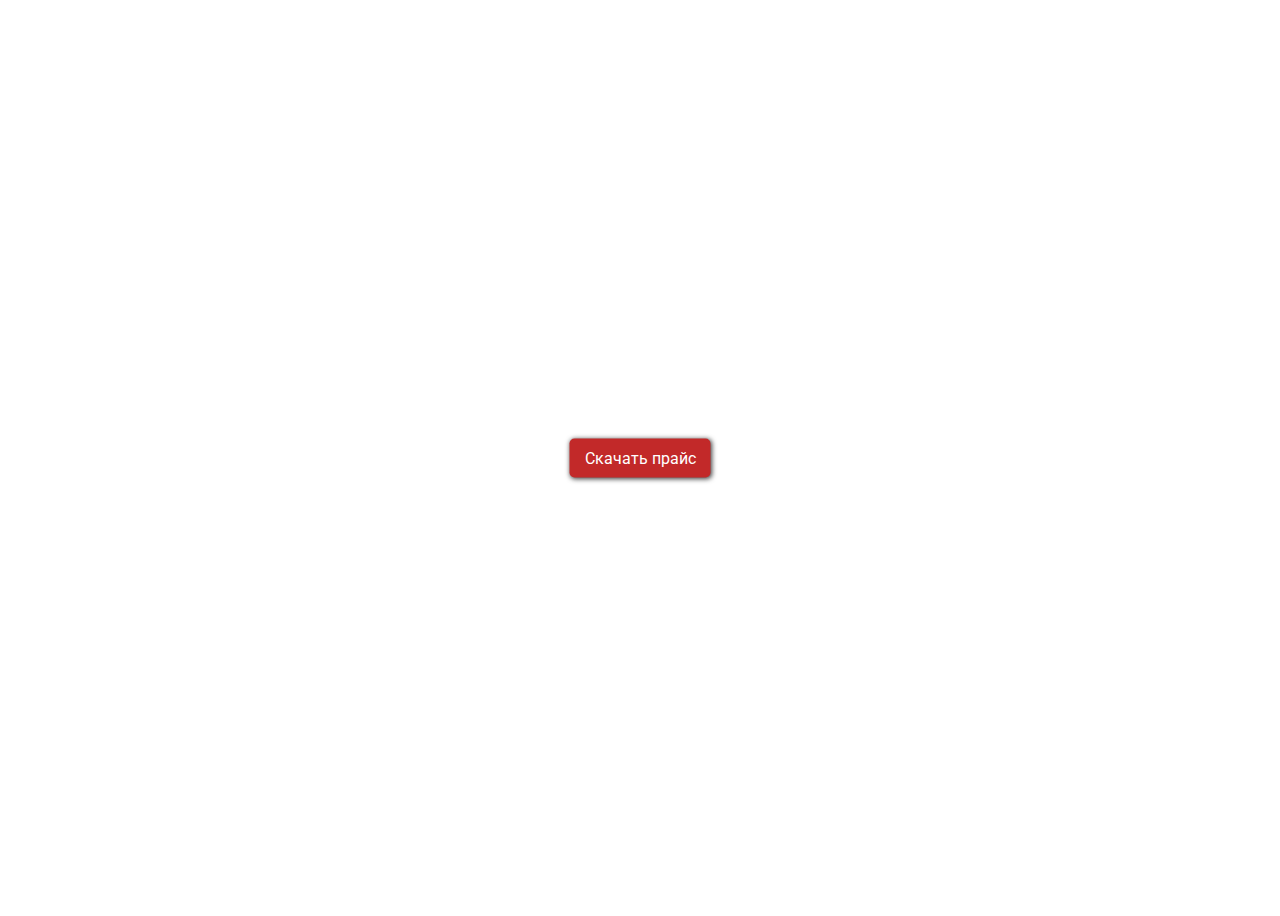
<file: x.html>
<!doctype html>
<html lang="ru">
<head>
    <meta charset="UTF-8">
    <meta name="viewport"
          content="width=device-width, user-scalable=no, initial-scale=1.0, maximum-scale=1.0, minimum-scale=1.0">
    <meta http-equiv="X-UA-Compatible" content="ie=edge">
    <title>Скачать прайс</title>
    <link href="https://fonts.googleapis.com/css?family=Roboto:500" rel="stylesheet">
    <style>
        body .wrap {
            position: relative;
            width: 100%;
            height: 100vh;
        }
         .wrap a {
             font-family: 'Roboto', sans-serif;
             position: absolute;
             top: 50%;
             left: 50%;
             transform: translate(-50%,-50%);
             padding: 10px 15px;
             border-radius: 5px;
             transition: all .3s ease;
             text-decoration: none;
        }
        a {
            background-color: #c22929;
            box-shadow: 1px 1px 5px 0px rgba(0, 0, 0, 0.75);
            color: #fff; }
        a:hover {
            background-color: rgba(194, 41, 41, 0.89);
            box-shadow: 1px 1px 10px 0px rgba(0, 0, 0, 0.75); }
    </style>
</head>
<body>
    <div class="wrap">
        <a href="https://drive.google.com/open?id=0BynHFxYPmUsmaVFQNkJVel9MNzQ" target="_blank">
            Скачать прайс
        </a>
    </div>
</body>
</html>
</file>
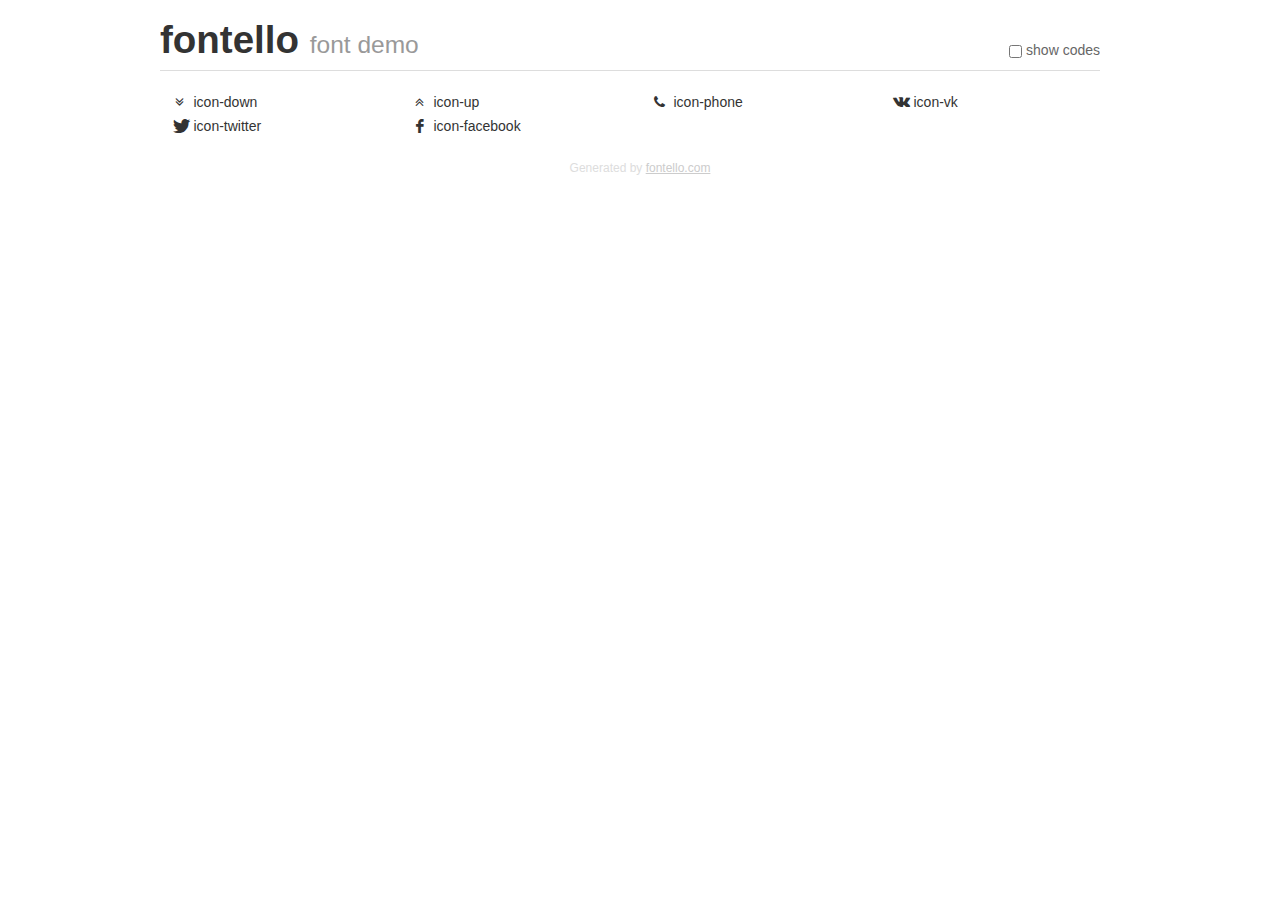
<file: fonts/fontello-6108e086/demo.html>
<!DOCTYPE html>
<html>
  <head><!--[if lt IE 9]><script language="javascript" type="text/javascript" src="//html5shim.googlecode.com/svn/trunk/html5.js"></script><![endif]-->
    <meta charset="UTF-8"><style>/*
 * Bootstrap v2.2.1
 *
 * Copyright 2012 Twitter, Inc
 * Licensed under the Apache License v2.0
 * http://www.apache.org/licenses/LICENSE-2.0
 *
 * Designed and built with all the love in the world @twitter by @mdo and @fat.
 */
.clearfix {
  *zoom: 1;
}
.clearfix:before,
.clearfix:after {
  display: table;
  content: "";
  line-height: 0;
}
.clearfix:after {
  clear: both;
}
html {
  font-size: 100%;
  -webkit-text-size-adjust: 100%;
  -ms-text-size-adjust: 100%;
}
a:focus {
  outline: thin dotted #333;
  outline: 5px auto -webkit-focus-ring-color;
  outline-offset: -2px;
}
a:hover,
a:active {
  outline: 0;
}
button,
input,
select,
textarea {
  margin: 0;
  font-size: 100%;
  vertical-align: middle;
}
button,
input {
  *overflow: visible;
  line-height: normal;
}
button::-moz-focus-inner,
input::-moz-focus-inner {
  padding: 0;
  border: 0;
}
body {
  margin: 0;
  font-family: "Helvetica Neue", Helvetica, Arial, sans-serif;
  font-size: 14px;
  line-height: 20px;
  color: #333;
  background-color: #fff;
}
a {
  color: #08c;
  text-decoration: none;
}
a:hover {
  color: #005580;
  text-decoration: underline;
}
.row {
  margin-left: -20px;
  *zoom: 1;
}
.row:before,
.row:after {
  display: table;
  content: "";
  line-height: 0;
}
.row:after {
  clear: both;
}
[class*="span"] {
  float: left;
  min-height: 1px;
  margin-left: 20px;
}
.container,
.navbar-static-top .container,
.navbar-fixed-top .container,
.navbar-fixed-bottom .container {
  width: 940px;
}
.span12 {
  width: 940px;
}
.span11 {
  width: 860px;
}
.span10 {
  width: 780px;
}
.span9 {
  width: 700px;
}
.span8 {
  width: 620px;
}
.span7 {
  width: 540px;
}
.span6 {
  width: 460px;
}
.span5 {
  width: 380px;
}
.span4 {
  width: 300px;
}
.span3 {
  width: 220px;
}
.span2 {
  width: 140px;
}
.span1 {
  width: 60px;
}
[class*="span"].pull-right,
.row-fluid [class*="span"].pull-right {
  float: right;
}
.container {
  margin-right: auto;
  margin-left: auto;
  *zoom: 1;
}
.container:before,
.container:after {
  display: table;
  content: "";
  line-height: 0;
}
.container:after {
  clear: both;
}
p {
  margin: 0 0 10px;
}
.lead {
  margin-bottom: 20px;
  font-size: 21px;
  font-weight: 200;
  line-height: 30px;
}
small {
  font-size: 85%;
}
h1 {
  margin: 10px 0;
  font-family: inherit;
  font-weight: bold;
  line-height: 20px;
  color: inherit;
  text-rendering: optimizelegibility;
}
h1 small {
  font-weight: normal;
  line-height: 1;
  color: #999;
}
h1 {
  line-height: 40px;
}
h1 {
  font-size: 38.5px;
}
h1 small {
  font-size: 24.5px;
}
body {
  margin-top: 90px;
}
.header {
  position: fixed;
  top: 0;
  left: 50%;
  margin-left: -480px;
  background-color: #fff;
  border-bottom: 1px solid #ddd;
  padding-top: 10px;
  z-index: 10;
}
.footer {
  color: #ddd;
  font-size: 12px;
  text-align: center;
  margin-top: 20px;
}
.footer a {
  color: #ccc;
  text-decoration: underline;
}
.the-icons {
  font-size: 14px;
  line-height: 24px;
}
.switch {
  position: absolute;
  right: 0;
  bottom: 10px;
  color: #666;
}
.switch input {
  margin-right: 0.3em;
}
.codesOn .i-name {
  display: none;
}
.codesOn .i-code {
  display: inline;
}
.i-code {
  display: none;
}
@font-face {
      font-family: 'fontello';
      src: url('./font/fontello.eot?25187152');
      src: url('./font/fontello.eot?25187152#iefix') format('embedded-opentype'),
           url('./font/fontello.woff?25187152') format('woff'),
           url('./font/fontello.ttf?25187152') format('truetype'),
           url('./font/fontello.svg?25187152#fontello') format('svg');
      font-weight: normal;
      font-style: normal;
    }
     
     
    .demo-icon
    {
      font-family: "fontello";
      font-style: normal;
      font-weight: normal;
      speak: none;
     
      display: inline-block;
      text-decoration: inherit;
      width: 1em;
      margin-right: .2em;
      text-align: center;
      /* opacity: .8; */
     
      /* For safety - reset parent styles, that can break glyph codes*/
      font-variant: normal;
      text-transform: none;
     
      /* fix buttons height, for twitter bootstrap */
      line-height: 1em;
     
      /* Animation center compensation - margins should be symmetric */
      /* remove if not needed */
      margin-left: .2em;
     
      /* You can be more comfortable with increased icons size */
      /* font-size: 120%; */
     
      /* Font smoothing. That was taken from TWBS */
      -webkit-font-smoothing: antialiased;
      -moz-osx-font-smoothing: grayscale;
     
      /* Uncomment for 3D effect */
      /* text-shadow: 1px 1px 1px rgba(127, 127, 127, 0.3); */
    }
     </style>
    <link rel="stylesheet" href="css/animation.css"><!--[if IE 7]><link rel="stylesheet" href="css/fontello-ie7.css"><![endif]-->
    <script>
      function toggleCodes(on) {
        var obj = document.getElementById('icons');
        
        if (on) {
          obj.className += ' codesOn';
        } else {
          obj.className = obj.className.replace(' codesOn', '');
        }
      }
      
    </script>
  </head>
  <body>
    <div class="container header">
      <h1>
        fontello
         <small>font demo</small>
      </h1>
      <label class="switch">
        <input type="checkbox" onclick="toggleCodes(this.checked)">show codes
      </label>
    </div>
    <div id="icons" class="container">
      <div class="row">
        <div title="Code: 0xe800" class="the-icons span3"><i class="demo-icon icon-down">&#xe800;</i> <span class="i-name">icon-down</span><span class="i-code">0xe800</span></div>
        <div title="Code: 0xe801" class="the-icons span3"><i class="demo-icon icon-up">&#xe801;</i> <span class="i-name">icon-up</span><span class="i-code">0xe801</span></div>
        <div title="Code: 0xe802" class="the-icons span3"><i class="demo-icon icon-phone">&#xe802;</i> <span class="i-name">icon-phone</span><span class="i-code">0xe802</span></div>
        <div title="Code: 0xe803" class="the-icons span3"><i class="demo-icon icon-vk">&#xe803;</i> <span class="i-name">icon-vk</span><span class="i-code">0xe803</span></div>
      </div>
      <div class="row">
        <div title="Code: 0xe804" class="the-icons span3"><i class="demo-icon icon-twitter">&#xe804;</i> <span class="i-name">icon-twitter</span><span class="i-code">0xe804</span></div>
        <div title="Code: 0xe805" class="the-icons span3"><i class="demo-icon icon-facebook">&#xe805;</i> <span class="i-name">icon-facebook</span><span class="i-code">0xe805</span></div>
      </div>
    </div>
    <div class="container footer">Generated by <a href="http://fontello.com">fontello.com</a></div>
  </body>
</html>
</file>
<file: fonts/fontello-6108e086/css/fontello-ie7.css>
[class^="icon-"], [class*=" icon-"] {
  font-family: 'fontello';
  font-style: normal;
  font-weight: normal;
 
  /* fix buttons height */
  line-height: 1em;
 
  /* you can be more comfortable with increased icons size */
  /* font-size: 120%; */
}
 
.icon-down { *zoom: expression( this.runtimeStyle['zoom'] = '1', this.innerHTML = '&#xe800;&nbsp;'); }
.icon-up { *zoom: expression( this.runtimeStyle['zoom'] = '1', this.innerHTML = '&#xe801;&nbsp;'); }
.icon-phone { *zoom: expression( this.runtimeStyle['zoom'] = '1', this.innerHTML = '&#xe802;&nbsp;'); }
.icon-vk { *zoom: expression( this.runtimeStyle['zoom'] = '1', this.innerHTML = '&#xe803;&nbsp;'); }
.icon-twitter { *zoom: expression( this.runtimeStyle['zoom'] = '1', this.innerHTML = '&#xe804;&nbsp;'); }
.icon-facebook { *zoom: expression( this.runtimeStyle['zoom'] = '1', this.innerHTML = '&#xe805;&nbsp;'); }
</file>
<file: css/fonts.min.css>
@font-face{font-family:PFCentroSlabProBold;font-style:normal;font-weight:400;src:url(../fonts/PFCentroSlabProBold/PFCentroSlabProBold.eot?#iefix) format("embedded-opentype"),url(../fonts/PFCentroSlabProBold/PFCentroSlabProBold.woff) format("woff"),url(../fonts/PFCentroSlabProBold/PFCentroSlabProBold.ttf) format("truetype")}@font-face{font-family:PFCentroSlabProMedium;font-style:normal;font-weight:400;src:url(../fonts/PFCentroSlabProMedium/PFCentroSlabProMedium.eot?#iefix) format("embedded-opentype"),url(../fonts/PFCentroSlabProMedium/PFCentroSlabProMedium.woff) format("woff"),url(../fonts/PFCentroSlabProMedium/PFCentroSlabProMedium.ttf) format("truetype")}@font-face{font-family:RalewayBold;font-style:normal;font-weight:400;src:url(../fonts/RalewayBold/RalewayBold.eot?#iefix) format("embedded-opentype"),url(../fonts/RalewayBold/RalewayBold.woff) format("woff"),url(../fonts/RalewayBold/RalewayBold.ttf) format("truetype")}@font-face{font-family:RalewayRegular;font-style:normal;font-weight:400;src:url(../fonts/RalewayRegular/RalewayRegular.eot?#iefix) format("embedded-opentype"),url(../fonts/RalewayRegular/RalewayRegular.woff) format("woff"),url(../fonts/RalewayRegular/RalewayRegular.ttf) format("truetype")}@font-face{font-family:RalewaySemiBold;font-style:normal;font-weight:400;src:url(../fonts/RalewaySemiBold/RalewaySemiBold.eot?#iefix) format("embedded-opentype"),url(../fonts/RalewaySemiBold/RalewaySemiBold.woff) format("woff"),url(../fonts/RalewaySemiBold/RalewaySemiBold.ttf) format("truetype")}@font-face{font-family:RobotoBold;font-style:normal;font-weight:400;src:url(../fonts/RobotoBold/RobotoBold.eot?#iefix) format("embedded-opentype"),url(../fonts/RobotoBold/RobotoBold.woff) format("woff"),url(../fonts/RobotoBold/RobotoBold.ttf) format("truetype")}@font-face{font-family:fontello;font-style:normal;font-weight:400;src:url(../fonts/fontello/fontello.eot?#iefix) format("embedded-opentype"),url(../fonts/fontello/fontello.woff) format("woff"),url(../fonts/fontello/fontello.ttf) format("truetype"),url(../fonts/fontello/fontello.svg#fontello) format("svg")}
</file>
<file: css/main.min.css>
.line-green h3,.sec1 .wrap-sec1,.sec2 .wrap-sec1,.sec3 .col-sm-4,.sec4-bottom,.sec4-bottom .easy,.sec4-bottom .easy .mor,.sec4-bottom .sec4-pic .col-sm-4,.sec4-bottom .sec4-pic .sec4-pic-2,.teachers h4,footer h2,section h2{text-align:center}button,input{outline:0}::-webkit-input-placeholder{color:#d0cfcf;opacity:1}:-moz-placeholder{color:#d0cfcf;opacity:1}::-moz-placeholder{color:#d0cfcf;opacity:1}:-ms-input-placeholder{color:#d0cfcf;opacity:1}body input:focus:required:invalid,body input:required:valid,body textarea:focus:required:invalid,body textarea:required:valid{color:#302e2d}footer,section{position:relative;padding:30px 0 0}footer h2,section h2{margin-top:0;text-transform:none}.sec1 h2{font-size:3.125em}.sec1 .wrap-sec1 strong{text-transform:uppercase;font-family:RobotoBold,Verdana,Geneva,sans-serif;color:#302e2d;font-size:2.5em;display:block;margin-bottom:45px}.sec1 .wrap-sec1 p{font-size:1.4375em;color:#302e2d;margin-top:35px}.sec2 .container .row:last-child .col-sm-4:last-child strong{line-height:2.2}.sec2 .wrap-sec1 strong,.sec3 .col-sm-4 .wrap-sec3 strong{line-height:1.375em;font-family:RobotoBold,Verdana,Geneva,sans-serif}.sec2 .container .row:last-child .col-sm-4:last-child p{margin-top:30px}.sec2 h2{font-size:3.125em}.sec2 .wrap-sec1{padding-top:50px}.sec2 .wrap-sec1 strong{text-transform:none;color:#302e2d;font-size:1.5625em;display:inline-block;margin-top:25px;width:220px}.sec2 .wrap-sec1 p{font-size:1.1875em;color:#302e2d}.line-green{background-color:#74b65f;margin-bottom:50px;padding:30px 0}.line-green h3{margin:0;color:#fff;text-transform:none;font-size:2.875em}.sec3{padding-top:50px}.sec3 .col-sm-4{padding:0 40px;margin-bottom:25px}.sec3 .col-sm-4 .wrap-sec3{text-align:center;padding:20px;height:310px;width:310px;border:8px solid;display:inline-block}.sec3 .col-sm-4 .wrap-sec3 img{height:60px;margin:10px}.sec3 .col-sm-4 .wrap-sec3 strong{text-transform:uppercase;color:#302e2d;font-size:1.5625em;display:block;margin:15px 0 10px}.sec3 .col-sm-4 .wrap-sec3 p{font-size:1.375em;color:#302e2d;margin:0}#unic{font-family:RobotoBold,Verdana,Geneva,sans-serif;font-size:3.4375em;height:80px;line-height:80px;display:inline-block;margin-top:10px;margin-bottom:10px}.sec3 .container .row:nth-child(1) .col-sm-4 .wrap-sec3{border-color:#74b65f}.sec3 .container .row:nth-child(2) .col-sm-4 .wrap-sec3{border-color:#c1ea34}.sec3 .container .row:nth-child(3) .col-sm-4 .wrap-sec3{border-color:#e18c44}.sec3 .container .row:nth-child(4) .col-sm-4 .wrap-sec3{border-color:#d24a43}.sec4{background-color:#97c89a}.sec4 .sec4-top{width:100%;background-image:url(../img/sec4-bg.jpg);background-repeat:no-repeat;background-size:cover;background-position:50% 0;color:#fff;padding-bottom:30px;-webkit-box-shadow:0 8px 30px -9px rgba(0,0,0,.75);box-shadow:0 8px 30px -9px rgba(0,0,0,.75)}.sec4 .sec4-top .line-blur{background-color:rgba(232,232,232,.67);padding:35px 0}.sec4 .sec4-top .line-blur h3{margin:25px 0;color:#302e2d;font-family:RalewayBold,Verdana,Geneva,sans-serif}.sec4 .sec4-top .line-blur strong{font-size:1.875em;color:#302e2d}.sec4 .sec4-top .sec4-txt p:first-child{color:#fff;font-size:1.5625em;line-height:3.125em;text-decoration:underline;text-transform:uppercase;margin-bottom:0}.sec4 .sec4-top .sec4-txt p:nth-child(2){margin-top:0}.sec4 .sec4-top .sec4-txt p{font-size:1.5625em}.sec4-bottom{padding:70px 0 20px}.sec4-bottom p{line-height:1.2}.sec4-bottom .form-free{background-color:rgba(0,0,0,.3);-webkit-border-radius:25px;border-radius:25px}.sec4-bottom .easy{margin-top:30px}.sec4-bottom .easy .mor{display:block;font-size:1.5625em;font-family:PFCentroSlabProBold,Verdana,Geneva,sans-serif;margin:0;line-height:1.2;text-decoration:underline}.sec4-bottom .easy .mor:hover{text-decoration:none}.sec4-bottom .easy h3{display:inline-block;margin:0;color:#fff;font-size:2.9375em;text-transform:none}.sec4-bottom .easy h3::after{display:none}.sec4-bottom .button-red{display:inline-block;margin:50px 0 40px}.sec4-bottom h2{color:#fff;margin-bottom:30px}.sec4-bottom h2::after{background-color:#FFF}.sec4-bottom .sec4-pic{margin-top:50px}.sec4-bottom .sec4-pic .col-sm-4 img{height:95px}.sec4-bottom .sec4-pic .col-sm-4 p{font-size:1.5625em;color:#fff}.sec4-bottom .sec4-pic .sec4-pic-2 img{margin-top:25px;margin-bottom:40px;display:inline-block;height:31px}.teachers .row{margin-bottom:50px}.teachers p{margin:0}.teachers .slide .row .slide-descr,.teachers .slide .row h4{font-family:PFCentroSlabProMedium;text-align:right}.teachers .slide .row{margin-bottom:80px}.teachers .slide .row .slide-descr{width:100%;padding:15px;font-size:1.25em}.teachers .slide .row h4{font-size:1.75em;margin-top:-30px;margin-bottom:10px;color:#74b65f}.slider .owl-controls,.slider .slide .col-md-4{text-align:center}.teachers .slide .row .img-wrap img{height:250px;-webkit-box-shadow:5px 5px 5px 0 rgba(0,0,0,.37);box-shadow:5px 5px 5px 0 rgba(0,0,0,.37)}.slider{margin-bottom:25px}.slider .slide{margin-bottom:30px;position:relative}.slider .owl-item .img-wrap,.slider .owl-item .slide-descr,.slider .owl-item h3,.slider .owl-item p{-webkit-transition:all 1s ease;transition:all 1s ease;opacity:0;-webkit-transform:translate3d(100px,0,0);transform:translate3d(100px,0,0)}.slider .owl-item .slide-descr,.slider .owl-item h3{-webkit-transition-delay:.4s;transition-delay:.4s}.slider .owl-item p{-webkit-transition-delay:.8s;transition-delay:.8s;display:inline-block}.slider .owl-item.active .img-wrap,.slider .owl-item.active .slide-descr,.slider .owl-item.active h4,.slider .owl-item.active p{opacity:1;-webkit-transform:translate3d(0,0,0);transform:translate3d(0,0,0)}.slider .img-wrap{width:116px;height:116px;display:inline-block;-webkit-border-radius:10em;border-radius:10em;overflow:hidden;-webkit-box-shadow:0 0 0 7px #74b65f;box-shadow:0 0 0 7px #74b65f;margin:10px}.slider h4{text-transform:none;font-size:1.5em;margin-bottom:7px;margin-top:0}.slider .slide-descr{font-size:.875em;color:#6E7B8B;display:inline-block}.slider .owl-controls .owl-dot{width:15px;height:15px;margin:0 3px;background-color:#ccc;display:inline-block;-webkit-border-radius:10em;border-radius:10em}.slider .owl-controls .owl-dot.active{background-color:#74b65f}.slider .owl-controls .owl-nav{position:absolute;top:12%;width:100%}.slider .owl-controls .owl-nav>div{height:36px;width:53px;background-image:url(../img/left.png);position:absolute;left:20px;opacity:.5;-webkit-transition:all .25s ease;transition:all .25s ease}#back-top img:hover,.slider .owl-controls .owl-nav>div:hover{opacity:1}.slider .owl-controls .owl-nav .owl-next{right:20px;left:auto;background-image:url(../img/right.png)}.sec6 .col-md-4:first-child .card .card-deskr::after,.sec6 .col-md-4:first-child .card .card-deskr::before,.sec6 .col-md-4:last-child .card .card-deskr::after,.sec6 .col-md-4:last-child .card .card-deskr::before,.sec6 .col-md-4:nth-child(2) .card .card-deskr::after,.sec6 .col-md-4:nth-child(2) .card .card-deskr::before{position:absolute;height:20px;left:0;bottom:-30px;padding-top:18px}.sec5{background-color:#F6F6F6;padding-bottom:25px}.sec6{padding-bottom:30px}.sec6 .form-free{margin-top:25px;background-color:rgba(210,74,67,.46);-webkit-border-radius:25px;border-radius:25px}.sec6 .col-md-4:first-child .card{background-image:url(../img/k1-2.png)}.sec6 .col-md-4:first-child .card .card-deskr::before{width:100%;background-color:#fff;-webkit-border-radius:15px;border-radius:15px;border:1px solid;text-align:right;content:"B1"}.sec6 .col-md-4:first-child .card .card-deskr::after{width:33%;background-color:#74b65f;-webkit-border-radius:15px;border-radius:15px;border:1px solid;text-align:left;content:"A1"}.sec6 .col-md-4:last-child .card{background-image:url(../img/k3-1.png)}.sec6 .col-md-4:last-child .card .card-deskr::before{width:100%;background-color:#74b65f;-webkit-border-radius:15px;border-radius:15px;border:1px solid;text-align:right;content:"B1"}.sec6 .col-md-4:last-child .card .card-deskr::after{width:33%;background-color:transparent;text-align:left;content:"A1"}.sec6 .col-md-4:nth-child(2) .card{background-image:url(../img/k2-1.png);-webkit-transform:scale(1.1);-ms-transform:scale(1.1);transform:scale(1.1)}.sec6 .col-md-4:nth-child(2) .card .card-deskr::before{width:100%;background-color:#fff;-webkit-border-radius:15px;border-radius:15px;border:1px solid;text-align:right;content:"B1"}.sec6 .col-md-4:nth-child(2) .card .card-deskr::after{width:50%;background-color:#74b65f;-webkit-border-radius:15px;border-radius:15px;border:1px solid;text-align:left;content:"A1"}.sec6 .col-md-4 .card-wrap{width:100%;position:relative}.sec6 .col-md-4 .card-wrap .card{position:relative;margin:0 auto;background-size:100% auto;background-repeat:no-repeat;width:350px;height:530px}.sec6 .col-md-4 .card-wrap .card .img1{position:absolute;left:10px;top:-10px}.sec6 .col-md-4 .card-wrap .card .img2{position:absolute;right:12px;top:12px}.sec6 .col-md-4 .card-wrap .card .card-deskr{font-family:RalewayBold,Verdana,Geneva,sans-serif;font-size:1.25em;position:absolute;padding:15px 0;text-align:center;border:1px solid;-webkit-border-radius:10px;border-radius:10px;top:110px;left:50%;-webkit-transform:translateX(-50%);-ms-transform:translateX(-50%);transform:translateX(-50%);width:320px}.sec6 .col-md-4 .card-wrap .card .cena,footer p{font-family:Verdana,Geneva,sans-serif}.sec6 .col-md-4 .card-wrap .card .cena{width:100%;position:absolute;top:253px;text-align:center}.sec6 .col-md-4 .card-wrap .card .cena span:first-child,.sec6 .col-md-4 .card-wrap .card .cena span:last-child{font-size:1.1875em;display:block;line-height:2.8}.sec6 .col-md-4 .card-wrap .card .cena span:nth-child(2){color:#9d4c36;font-size:1.125em;text-decoration:line-through}.sec6 .col-md-4 .card-wrap .card .cena span:nth-child(3){color:#25b72c;font-size:1.4375em}.sec6 .col-md-4 .card-wrap .card .button-white{bottom:20px;color:#010000}.sec6 .col-md-4 .card-wrap .card .button-red{bottom:85px;background-color:#DFDF00;color:#000}.sec6 .col-md-4 .card-wrap .card .button-red:active,.sec6 .col-md-4 .card-wrap .card .button-red:focus,.sec6 .col-md-4 .card-wrap .card .button-red:hover{background-color:#E9E900}.sec6 .col-md-4 .card-wrap .card .button-red,.sec6 .col-md-4 .card-wrap .card .button-white{position:absolute;display:block;left:50%;-webkit-transform:translateX(-50%);-ms-transform:translateX(-50%);transform:translateX(-50%)}.garant1{margin-top:38px;display:block;width:100%;text-align:center;text-decoration:underline;cursor:pointer}.garant1:hover{text-decoration:none}.garant,.garant2{display:block;width:100%;text-align:center;text-decoration:underline;cursor:pointer}.garant2:hover,.garant:hover,.mfp-close{text-decoration:none}.garant-txt,.garant-txt1,.garant-txt2{display:none;background-color:rgba(0,0,0,.75);padding:20px;-webkit-border-radius:5px;border-radius:5px;color:#fff}.garant-txt1{margin-top:15px}footer{position:relative;width:100%}footer .col-md-10{text-align:center}footer p{font-size:1.5625em;line-height:1.5}footer h3{color:#fff;text-transform:none}footer .footer-bottom{margin-top:-7px;padding:80px 0 10px;width:100%;background-color:rgba(48,46,46,.8);color:#fff}footer .footer-bottom .foot-1{text-align:left;padding-top:40px}footer .footer-bottom .foot-1 .logo{display:inline-block}footer .footer-bottom .foot-1 .logo img{height:110px;display:block;margin:auto}footer .footer-bottom .foot-1 a{-webkit-transition:all .3s ease;transition:all .3s ease}footer .footer-bottom .foot-1 a:hover{color:#fff}footer .footer-bottom .social{text-align:center}footer .footer-bottom .social p{font-size:1em;display:inline-block}footer .footer-bottom .social p span{display:inline-block;font-size:1.375em;margin-bottom:25px}footer .footer-bottom .social a.mail-foot{display:block;font-size:1.375em}footer .footer-bottom .social .social-wrap{text-align:center;margin-bottom:25px}footer .footer-bottom .social .social-wrap a:nth-child(2){margin:0 25px}footer .footer-bottom .social .social-wrap i{font-size:36px;color:#74b65f;-webkit-transition:all .3s ease;transition:all .3s ease}footer .footer-bottom .social .social-wrap a:nth-child(1):hover i{color:#4099FF}footer .footer-bottom .social .social-wrap a:nth-child(2):hover i{color:#3b5998}footer .footer-bottom .social .social-wrap a:nth-child(3):hover i{color:#45668e}footer .footer-bottom .foot-2{text-align:left}footer .footer-bottom .foot-2 p{font-size:1.125em}footer .footer-bottom .foot-2 h3{margin:0;font-size:1.625em}footer .footer-bottom .foot-2 .button-top{display:inline-block;text-align:center;font-size:1.25em;line-height:1.3}.maps iframe{pointer-events:none}#back-top{display:block;position:fixed;right:30px;bottom:30px}#back-top img{-webkit-border-radius:5px;border-radius:5px;opacity:.6;-webkit-transition:opacity .2sms ease;transition:opacity .2sms ease}.more{padding-top:30px;font-size:1.25em}.mfp-container{height:100vh!important;position:fixed!important}.mfp-close-btn-in .mfp-close{color:#fff!important;right:-15px}.mfp-bg{opacity:.95!important}.mfp-content form{display:block;height:100%;padding:50px 0;position:relative;width:380px;margin:auto;text-align:center}.mfp-content form input{-webkit-border-radius:25px;border-radius:25px;text-align:left;border:none;margin-bottom:25px;background-color:#fff;display:block;height:50px;width:100%;line-height:50px;font-size:1.5625em;color:#302e2d;padding-left:25px}.thanks-2{display:none}.thanks-2 p{line-height:2;text-align:center;width:100%}@media only screen and (max-width:1200px){.top_nav_wrap{min-height:40px;line-height:40px}.top_nav_wrap .top_nav li{padding:0 8px}.top_nav_wrap .top_nav li a{font-size:.8125em}header .top-line .row .header-menu{display:none}.toggle-mnu{position:absolute;right:50%;-webkit-transform:translateX(50%);-ms-transform:translateX(50%);transform:translateX(50%);z-index:999}header .top-line .row .logo a img{height:80px}header .header-left h1{font-size:1.875em}header .header-left p{font-size:1.25em;padding:0}.form-free{padding:15px 0;margin-left:3px;margin-right:3px}.form-free form{padding:15px 0 0;text-align:center}.form-free input{width:30%;height:50px;line-height:50px;font-size:1.5625em;margin-right:15px;padding-left:25px}.form-free button{display:inline-block;margin:35px 0 0}.form-free h4{margin:0 0 10px;text-align:center;color:#fff;text-transform:none;font-size:1.75em}.sec3 .container .col-sm-4{padding:0;margin-bottom:25px}.sec3 .container .col-sm-4 .wrap-sec3{padding:5px 10px 10px;height:240px;width:240px;border:8px solid}#unic,.sec3 .container .col-sm-4 .wrap-sec3 img{height:50px}.sec3 .container .col-sm-4 .wrap-sec3 strong{font-size:1.125em;margin:7px 0;line-height:1.125em}.sec3 .container .col-sm-4 .wrap-sec3 p{font-size:1em}#unic{font-size:2.8125em;line-height:50px}.sec4 .sec4-top .line-blur{margin-bottom:30px}.sec4 .sec4-top .line-blur strong{line-height:1.2}.sec4 .sec4-top .sec4-txt p{font-size:1.375em;line-height:1.2}.sec6{padding-bottom:0}.sec6 .col-md-4:first-child .card{background-image:url(../img/k1-2.png)}.sec6 .col-md-4:last-child .card{background-image:url(../img/k3-1.png)}.sec6 .col-md-4:nth-child(2) .card{background-image:url(../img/k2-1.png);-webkit-transform:scale(1);-ms-transform:scale(1);transform:scale(1)}.sec6 .col-md-4 .card-wrap{width:100%;position:relative}.sec6 .col-md-4 .card-wrap .card{position:relative;margin:0 auto;background-size:100% 100%;background-repeat:no-repeat;width:300px;height:540px}.sec6 .col-md-4 .card-wrap .card .img1{position:absolute;left:10px;top:-10px}.sec6 .col-md-4 .card-wrap .card .img2{-webkit-transform:rotate(5deg);-ms-transform:rotate(5deg);transform:rotate(5deg);position:absolute;right:12px;top:12px}.sec6 .col-md-4 .card-wrap .card .card-deskr{font-family:RalewayBold,Verdana,Geneva,sans-serif;font-size:1.25em;position:absolute;padding:15px 0;text-align:center;border:1px solid;-webkit-border-radius:10px;border-radius:10px;top:110px;left:50%;-webkit-transform:translateX(-50%);-ms-transform:translateX(-50%);transform:translateX(-50%);width:260px}.sec6 .col-md-4 .card-wrap .card .cena{width:100%;position:absolute;top:253px;text-align:center;font-family:Verdana,Geneva,sans-serif}.sec6 .col-md-4 .card-wrap .card .cena span:first-child,.sec6 .col-md-4 .card-wrap .card .cena span:last-child{font-size:1.1875em;display:block;line-height:2.8}.sec6 .col-md-4 .card-wrap .card .cena span:nth-child(2){color:#9d4c36;font-size:1.125em;text-decoration:line-through}.sec6 .col-md-4 .card-wrap .card .cena span:nth-child(3){color:#25b72c;font-size:1.4375em}.sec6 .col-md-4 .card-wrap .card .button-white{bottom:20px;color:#010000}.sec6 .col-md-4 .card-wrap .card .button-red{bottom:85px}.sec6 .col-md-4 .card-wrap .card .button-red,.sec6 .col-md-4 .card-wrap .card .button-white{position:absolute;display:block;width:250px;left:50%;-webkit-transform:translateX(-50%);-ms-transform:translateX(-50%);transform:translateX(-50%)}#courses .garant,#courses .garant1,#courses .garant2{display:inline-block;width:100%;text-align:center;cursor:pointer}#courses .garant1{margin-top:0;text-decoration:underline}#courses .garant1:hover{text-decoration:none}#courses .garant,#courses .garant2{text-decoration:underline}#courses .garant2:hover,#courses .garant:hover{text-decoration:none}#courses .garant-txt,#courses .garant-txt1,#courses .garant-txt2{display:none;background-color:rgba(0,0,0,.75);padding:20px;-webkit-border-radius:5px;border-radius:5px;color:#fff}#courses .garant-txt1{margin-top:0}.mor{margin-top:10px}}@media only screen and (max-width:768px){.animated{-webkit-transition-property:none!important;transition-property:none!important;-ms-transform:none!important;-webkit-transform:none!important;transform:none!important;-webkit-animation:none!important;animation:none!important}.top_nav_wrap{display:none!important}.toggle-mnu{position:fixed;right:35px;-webkit-transform:translateX(0);-ms-transform:translateX(0);transform:translateX(0)}.toggle-mnu::before{content:"";height:38px;width:42px;background-color:rgba(0,0,0,.8);position:absolute;top:-9px;left:-7px;-webkit-border-radius:5px;border-radius:5px}header .top-line .row .logo a img{height:60px}header .top-line .phone{float:right;font-family:RobotoBold,Verdana,Geneva,sans-serif;font-size:1.25em;color:#fff;line-height:3.75em;margin-right:80px;text-align:center}header .header-left h1{font-size:2em;display:inline}header .header-left i{font-size:32px}header .header-left p{font-size:1.25em;padding:0}header .header-left .button-green{margin:22px 0}.mouse-wrap{display:none}.form-free button,footer .footer-bottom .foot-1 .logo{display:inline-block}.form-free{padding:15px 0}.form-free form{padding:0;text-align:center}.form-free input{-webkit-border-radius:25px;border-radius:25px;background-color:#fff;border:none;width:90%;height:40px;line-height:40px;font-size:1.5625em;margin-right:0;margin-bottom:8px;color:#302e2d;padding-left:25px;text-align:left}.form-free h4,.teachers h4,footer .footer-bottom .foot-1,footer .footer-bottom .foot-2,footer .footer-bottom .foot-2 .button-top,footer .footer-bottom .social{text-align:center}.form-free button{margin:10px 0 0}.form-free h4{margin:0 0 10px;color:#fff;text-transform:none;font-size:1.375em}h1,h2,h3,h4,h5,h6{line-height:1.375em}h1{font-size:3.3125em}h2{font-size:2.1875em!important}h3{font-size:2.8125em}.mor{margin-top:34px}#back-top{bottom:5px;right:5px}#back-top img{height:35px;width:35px}.line-green h3{font-size:2.25em}.sec3,.sec4{padding-top:0}footer .footer-bottom{margin-top:-7px;padding:30px 0;width:100%;background-color:rgba(48,46,46,.8);color:#fff}footer .footer-bottom .foot-1{padding:40px 0}footer .footer-bottom .foot-1 .logo img{height:110px;display:block;margin:auto}footer .footer-bottom .foot-1 a{-webkit-transition:all .3s ease;transition:all .3s ease}footer .footer-bottom .foot-1 a:hover{color:#fff}footer .footer-bottom .social p{font-size:1em;display:inline-block}footer .footer-bottom .social p span{display:inline-block;font-size:1.375em;margin-bottom:25px}footer .footer-bottom .social a.mail-foot{display:block;font-size:1.375em}footer .footer-bottom .social .social-wrap{text-align:center;margin-bottom:25px}footer .footer-bottom .social .social-wrap a:nth-child(2){margin:0 25px}footer .footer-bottom .social .social-wrap i{font-size:36px;color:#74b65f;-webkit-transition:all .3s ease;transition:all .3s ease}footer .footer-bottom .social .social-wrap a:nth-child(1):hover i{color:#4099FF}footer .footer-bottom .social .social-wrap a:nth-child(2):hover i{color:#3b5998}footer .footer-bottom .social .social-wrap a:nth-child(3):hover i{color:#45668e}footer .footer-bottom .foot-2 p{font-size:1.125em}footer .footer-bottom .foot-2 h3{margin:0;font-size:1.625em}footer .footer-bottom .foot-2 .button-top{display:inline-block;font-size:1.25em;line-height:1.3}.teachers .row{margin-bottom:50px}.teachers p{margin:0}.teachers .slide .row .slide-descr,.teachers .slide .row h4{font-family:PFCentroSlabProMedium;text-align:right}.teachers .slide .row{margin-bottom:80px}.teachers .slide .row .slide-descr{width:100%;padding:15px;font-size:1.25em}.teachers .slide .row h4{font-size:1.75em;margin-top:30px;margin-bottom:10px;color:#74b65f}.teachers .slide .row .img-wrap img{height:250px;-webkit-box-shadow:5px 5px 5px 0 rgba(0,0,0,.37);box-shadow:5px 5px 5px 0 rgba(0,0,0,.37)}.sec4-bottom .easy h3{font-size:2em;margin-bottom:25px}.thanks p,.thanks-2 p{padding:5px;font-size:1.5em}}@media only screen and (max-width:480px){.mfp-content form{width:95%!important;text-align:center}form input{width:95%!important;display:inline-block!important;text-align:left}header{min-height:780px}header .top-line .row .logo{float:left;padding-left:15px}header .top-line .row .logo img{height:60px;opacity:.85}header .top-line .row .phone{float:none;display:block;padding-right:0;position:absolute;text-align:center;line-height:50px;margin-top:100px;left:50%;-webkit-transform:translateX(-50%);-ms-transform:translateX(-50%);transform:translateX(-50%)}.sec6 .col-md-4 .card-wrap .card{width:290px}.line-green{margin-bottom:0}.line-green h3{font-size:1.8125em}.form-free{padding:15px 0}.form-free form{padding:0;text-align:center}#form input,.form-free input{background-color:#fff;padding-left:25px}.form-free input{-webkit-border-radius:25px;border-radius:25px;border:none;width:100%;height:40px;line-height:40px;font-size:1.5625em;margin-right:0;margin-bottom:8px;color:#302e2d;text-align:left}#up .but-top,.form-free h4{text-align:center}.form-free button{display:inline-block;margin:10px 0 0 -8px;width:250px}.form-free h4{margin:0 0 10px;color:#fff;text-transform:none;font-size:1.125em}#form{display:block;height:100%;padding:50px 0;position:relative;width:280px;margin:auto}#form input{-webkit-border-radius:25px;border-radius:25px;border:none;margin-bottom:25px;display:block;height:50px;width:100%;line-height:50px;font-size:1.5625em;color:#302e2d}#form .button-green{display:block;margin:50px auto;width:100%}#up .but-top .button-red{display:inline;margin-right:10px}#up .but-top .button-green{display:inline;margin-left:10px}header .header-left{margin-top:80px}header .header-left h1{font-size:1.5em}header .header-left i{font-size:24px}header .header-left p{font-size:1.0625em}}@media only screen and (max-width:401px){header .header-left{margin-bottom:40px}header .mouse-wrap{bottom:10px}}@media only screen and (min-width:1200px){.header-menu{display:block!important}}.owl-carousel .animated{-webkit-animation-duration:1s;animation-duration:1s;-webkit-animation-fill-mode:both;animation-fill-mode:both}.owl-carousel .owl-animated-in{z-index:0}.owl-carousel .owl-animated-out{z-index:1}.owl-carousel .fadeOut{-webkit-animation-name:fadeOut;animation-name:fadeOut}@-webkit-keyframes fadeOut{0%{opacity:1}100%{opacity:0}}@keyframes fadeOut{0%{opacity:1}100%{opacity:0}}.owl-height{-webkit-transition:height .5s ease-in-out;transition:height .5s ease-in-out}.owl-carousel{display:none;width:100%;position:relative;z-index:1}.owl-carousel .owl-stage{position:relative}.owl-carousel .owl-stage:after{content:".";display:block;clear:both;visibility:hidden;line-height:0;height:0}.mfp-container:before,.mfp-figure:after{content:''}.owl-carousel .owl-stage-outer{position:relative;overflow:hidden}.owl-carousel .owl-controls .owl-dot,.owl-carousel .owl-controls .owl-nav .owl-next,.owl-carousel .owl-controls .owl-nav .owl-prev{cursor:pointer;cursor:hand;-webkit-user-select:none;-moz-user-select:none;-ms-user-select:none;user-select:none}.owl-carousel.owl-loaded{display:block}.owl-carousel.owl-loading{opacity:0;display:block}.owl-carousel.owl-hidden{opacity:0}.owl-carousel .owl-refresh .owl-item{display:none}.owl-carousel .owl-item{position:relative;min-height:1px;float:left;-webkit-user-select:none;-moz-user-select:none;-ms-user-select:none;user-select:none}.owl-carousel .owl-item img{display:block;width:100%;-webkit-transform-style:preserve-3d;transform-style:preserve-3d}.owl-carousel.owl-text-select-on .owl-item{-webkit-user-select:auto;-moz-user-select:auto;-ms-user-select:auto;user-select:auto}.owl-carousel .owl-grab{cursor:move;cursor:-webkit-grab;cursor:-o-grab;cursor:-ms-grab;cursor:grab}.owl-carousel.owl-rtl{direction:rtl}.owl-carousel.owl-rtl .owl-item{float:right}.no-js .owl-carousel{display:block}.owl-carousel .owl-item .owl-lazy{opacity:0;-webkit-transition:opacity .4s ease;transition:opacity .4s ease}.owl-carousel .owl-video-wrapper{position:relative;height:100%;background:#000}.owl-carousel .owl-video-play-icon{position:absolute;height:80px;width:80px;left:50%;top:50%;margin-left:-40px;margin-top:-40px;background:url(owl.video.play.png) no-repeat;cursor:pointer;z-index:1;-webkit-transition:scale .1s ease;transition:scale .1s ease}.owl-carousel .owl-video-play-icon:hover{-webkit-transition:scale(1.3,1.3);transition:scale(1.3,1.3)}.owl-carousel .owl-video-playing .owl-video-play-icon,.owl-carousel .owl-video-playing .owl-video-tn{display:none}.owl-carousel .owl-video-tn{opacity:0;height:100%;background-position:center center;background-repeat:no-repeat;background-size:contain;-webkit-transition:opacity .4s ease;transition:opacity .4s ease}.owl-carousel .owl-video-frame{position:relative;z-index:1}.mfp-bg,.mfp-wrap{position:fixed;left:0;top:0;height:100%;width:100%}.mfp-bg{z-index:1042;overflow:hidden;background:#0b0b0b;filter:alpha(opacity=80)}.mfp-wrap{z-index:1043;outline:0!important}.mfp-container{text-align:center;width:100%;left:0;top:0;padding:0 8px;-webkit-box-sizing:border-box;box-sizing:border-box}.mfp-container:before{display:inline-block;height:100%;vertical-align:middle}.mfp-align-top .mfp-container:before{display:none}.mfp-content{position:relative;display:inline-block;vertical-align:middle;margin:0 auto;text-align:left;z-index:1045}.mfp-close,.mfp-preloader{text-align:center;position:absolute}.mfp-ajax-holder .mfp-content,.mfp-inline-holder .mfp-content{width:100%;cursor:auto}.mfp-ajax-cur{cursor:progress}.mfp-zoom-out-cur,.mfp-zoom-out-cur .mfp-image-holder .mfp-close{cursor:-webkit-zoom-out;cursor:zoom-out}.mfp-zoom{cursor:pointer;cursor:-webkit-zoom-in;cursor:zoom-in}.mfp-auto-cursor .mfp-content{cursor:auto}.mfp-arrow,.mfp-close,.mfp-counter,.mfp-preloader{-webkit-user-select:none;-moz-user-select:none;-ms-user-select:none;user-select:none}.mfp-loading.mfp-figure{display:none}.mfp-hide{display:none!important}.mfp-preloader{color:#CCC;top:50%;width:auto;margin-top:-.8em;left:8px;right:8px;z-index:1044}.mfp-preloader a{color:#CCC}.mfp-close,.mfp-preloader a:hover{color:#FFF}.mfp-s-error .mfp-content,.mfp-s-ready .mfp-preloader{display:none}button.mfp-arrow,button.mfp-close{overflow:visible;cursor:pointer;background:0 0;border:0;display:block;outline:0;padding:0;z-index:1046;-webkit-box-shadow:none;box-shadow:none}button::-moz-focus-inner{padding:0;border:0}.mfp-close{width:44px;height:44px;line-height:44px;right:0;top:0;opacity:.65;filter:alpha(opacity=65);padding:0 0 18px 10px;font-style:normal;font-size:28px;font-family:Arial,Baskerville,monospace}.mfp-close:focus,.mfp-close:hover{opacity:1;filter:alpha(opacity=100)}.mfp-close:active{top:1px}.mfp-iframe-holder .mfp-close,.mfp-image-holder .mfp-close{color:#FFF;right:-6px;text-align:right;padding-right:6px;width:100%}.mfp-counter{position:absolute;top:0;right:0;color:#CCC;font-size:12px;line-height:18px;white-space:nowrap}.mfp-figure,img.mfp-img{line-height:0}.mfp-arrow{position:absolute;opacity:.65;filter:alpha(opacity=65);margin:-55px 0 0;top:50%;padding:0;width:90px;height:110px;-webkit-tap-highlight-color:transparent}.mfp-arrow:active{margin-top:-54px}.mfp-arrow:focus,.mfp-arrow:hover{opacity:1;filter:alpha(opacity=100)}.mfp-arrow .mfp-a,.mfp-arrow .mfp-b,.mfp-arrow:after,.mfp-arrow:before{content:'';display:block;width:0;height:0;position:absolute;left:0;top:0;margin-top:35px;margin-left:35px;border:inset transparent}.mfp-arrow .mfp-a,.mfp-arrow:after{border-top-width:13px;border-bottom-width:13px;top:8px}.mfp-arrow .mfp-b,.mfp-arrow:before{border-top-width:21px;border-bottom-width:21px;opacity:.7}.mfp-arrow-left{left:0}.mfp-arrow-left .mfp-a,.mfp-arrow-left:after{border-right:17px solid #FFF;margin-left:31px}.mfp-arrow-left .mfp-b,.mfp-arrow-left:before{margin-left:25px;border-right:27px solid #3F3F3F}.mfp-arrow-right{right:0}.mfp-arrow-right .mfp-a,.mfp-arrow-right:after{border-left:17px solid #FFF;margin-left:39px}.mfp-arrow-right .mfp-b,.mfp-arrow-right:before{border-left:27px solid #3F3F3F}.mfp-iframe-holder{padding-top:40px;padding-bottom:40px}.mfp-iframe-holder .mfp-content{line-height:0;width:100%;max-width:900px}.mfp-image-holder .mfp-content,img.mfp-img{max-width:100%}.mfp-iframe-holder .mfp-close{top:-40px}.mfp-iframe-scaler{width:100%;height:0;overflow:hidden;padding-top:56.25%}.mfp-iframe-scaler iframe{position:absolute;display:block;top:0;left:0;width:100%;height:100%;-webkit-box-shadow:0 0 8px rgba(0,0,0,.6);box-shadow:0 0 8px rgba(0,0,0,.6);background:#000}.mfp-figure:after,img.mfp-img{width:auto;height:auto;display:block}img.mfp-img{-webkit-box-sizing:border-box;box-sizing:border-box;padding:40px 0;margin:0 auto}.mfp-figure:after{position:absolute;left:0;top:40px;bottom:40px;right:0;z-index:-1;-webkit-box-shadow:0 0 8px rgba(0,0,0,.6);box-shadow:0 0 8px rgba(0,0,0,.6);background:#444}.mfp-figure small{color:#BDBDBD;display:block;font-size:12px;line-height:14px}.mfp-figure figure{margin:0}.mfp-bottom-bar{margin-top:-36px;position:absolute;top:100%;left:0;width:100%;cursor:auto}.mfp-title{text-align:left;line-height:18px;color:#F3F3F3;word-wrap:break-word;padding-right:36px}.mfp-gallery .mfp-image-holder .mfp-figure{cursor:pointer}@media screen and (max-width:800px) and (orientation:landscape),screen and (max-height:300px){.mfp-img-mobile .mfp-image-holder{padding-left:0;padding-right:0}.mfp-img-mobile img.mfp-img{padding:0}.mfp-img-mobile .mfp-figure:after{top:0;bottom:0}.mfp-img-mobile .mfp-figure small{display:inline;margin-left:5px}.mfp-img-mobile .mfp-bottom-bar{background:rgba(0,0,0,.6);bottom:0;margin:0;top:auto;padding:3px 5px;position:fixed;-webkit-box-sizing:border-box;box-sizing:border-box}.mfp-img-mobile .mfp-bottom-bar:empty{padding:0}.mfp-img-mobile .mfp-counter{right:5px;top:3px}.mfp-img-mobile .mfp-close{top:0;right:0;width:35px;height:35px;line-height:35px;background:rgba(0,0,0,.6);position:fixed;text-align:center;padding:0}}@media all and (max-width:900px){.mfp-arrow{-webkit-transform:scale(.75);-ms-transform:scale(.75);transform:scale(.75)}.mfp-arrow-left{-webkit-transform-origin:0;-ms-transform-origin:0;transform-origin:0}.mfp-arrow-right{-webkit-transform-origin:100%;-ms-transform-origin:100%;transform-origin:100%}.mfp-container{padding-left:6px;padding-right:6px}}.mfp-ie7 .mfp-img{padding:0}.mfp-ie7 .mfp-bottom-bar{width:600px;left:50%;margin-left:-300px;margin-top:5px;padding-bottom:5px}.mfp-ie7 .mfp-container{padding:0}.mfp-ie7 .mfp-content{padding-top:44px}.mfp-ie7 .mfp-close{top:0;right:0;padding-top:0}
</file>
<file: fonts/fontello-6108e086/css/animation.css>
/*
   Animation example, for spinners
*/
.animate-spin {
  -moz-animation: spin 2s infinite linear;
  -o-animation: spin 2s infinite linear;
  -webkit-animation: spin 2s infinite linear;
  animation: spin 2s infinite linear;
  display: inline-block;
}
@-moz-keyframes spin {
  0% {
    -moz-transform: rotate(0deg);
    -o-transform: rotate(0deg);
    -webkit-transform: rotate(0deg);
    transform: rotate(0deg);
  }

  100% {
    -moz-transform: rotate(359deg);
    -o-transform: rotate(359deg);
    -webkit-transform: rotate(359deg);
    transform: rotate(359deg);
  }
}
@-webkit-keyframes spin {
  0% {
    -moz-transform: rotate(0deg);
    -o-transform: rotate(0deg);
    -webkit-transform: rotate(0deg);
    transform: rotate(0deg);
  }

  100% {
    -moz-transform: rotate(359deg);
    -o-transform: rotate(359deg);
    -webkit-transform: rotate(359deg);
    transform: rotate(359deg);
  }
}
@-o-keyframes spin {
  0% {
    -moz-transform: rotate(0deg);
    -o-transform: rotate(0deg);
    -webkit-transform: rotate(0deg);
    transform: rotate(0deg);
  }

  100% {
    -moz-transform: rotate(359deg);
    -o-transform: rotate(359deg);
    -webkit-transform: rotate(359deg);
    transform: rotate(359deg);
  }
}
@-ms-keyframes spin {
  0% {
    -moz-transform: rotate(0deg);
    -o-transform: rotate(0deg);
    -webkit-transform: rotate(0deg);
    transform: rotate(0deg);
  }

  100% {
    -moz-transform: rotate(359deg);
    -o-transform: rotate(359deg);
    -webkit-transform: rotate(359deg);
    transform: rotate(359deg);
  }
}
@keyframes spin {
  0% {
    -moz-transform: rotate(0deg);
    -o-transform: rotate(0deg);
    -webkit-transform: rotate(0deg);
    transform: rotate(0deg);
  }

  100% {
    -moz-transform: rotate(359deg);
    -o-transform: rotate(359deg);
    -webkit-transform: rotate(359deg);
    transform: rotate(359deg);
  }
}
</file>
